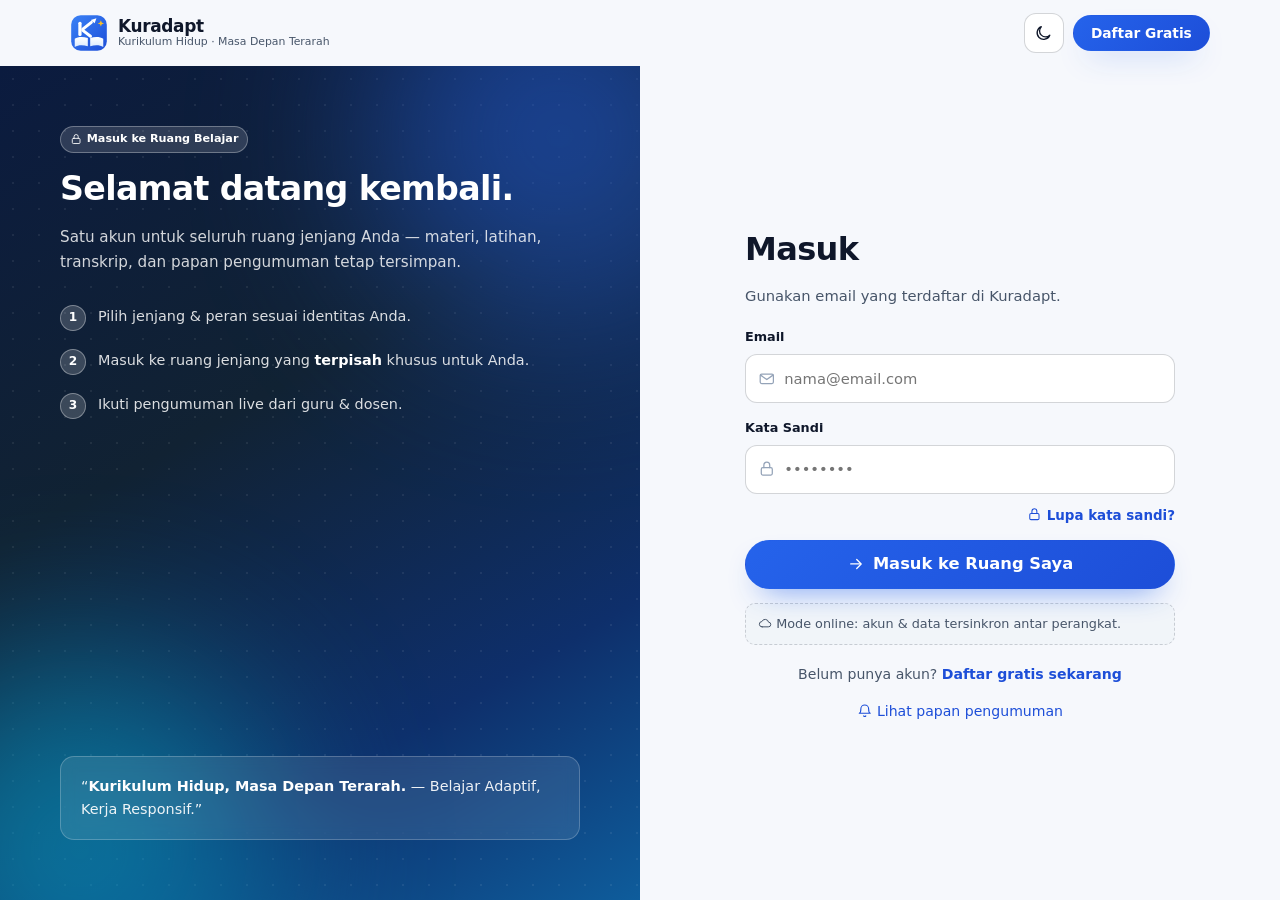
<file: index.html>
<!DOCTYPE html>
<html lang="id" data-theme="light">

<head>
  <meta charset="UTF-8">
  <meta name="viewport" content="width=device-width, initial-scale=1.0">
  <meta http-equiv="Content-Security-Policy"
    content="default-src 'self' data: blob:; script-src 'self'; style-src 'self' 'unsafe-inline' https://fonts.googleapis.com; font-src 'self' data: https://fonts.gstatic.com; img-src 'self' data: blob:; connect-src 'self' https://*.supabase.co wss://*.supabase.co https://script.google.com https://script.googleusercontent.com; manifest-src 'self'; media-src 'self'; object-src 'none'; base-uri 'self'; frame-ancestors 'none'; form-action 'self'">
  <meta name="description"
    content="Kuradapt — Kurikulum Pendamping lintas jenjang SD hingga Kuliah. Papan pengumuman live, materi, latihan, transkrip nilai nyata, dan dokumen digital. Diperbarui tiap bulan.">
  <title>Kuradapt — Kurikulum Hidup, Masa Depan Terarah</title>
  <link rel="icon"
    href="data:image/svg+xml,%3Csvg xmlns='http://www.w3.org/2000/svg' viewBox='0 0 100 100'%3E%3Crect width='100' height='100' rx='22' fill='%232563eb'/%3E%3Cpath d='M14 64c8-5 20-6 32-1.5v22C34 80 22 81 14 86z' fill='%23ffffff'/%3E%3Cpath d='M86 64c-8-5-20-6-32-1.5v22c14-4.5 26-3.5 32 1.5z' fill='%23ffffff'/%3E%3Crect x='24' y='18' width='8' height='36' rx='4' fill='%23ffffff'/%3E%3Cpath d='M36 40 56 55' stroke='%23ffffff' stroke-width='8' stroke-linecap='round'/%3E%3Cpath d='M36 37 58 19' stroke='%23ffffff' stroke-width='8' stroke-linecap='round'/%3E%3Cpath d='M70 8 54 12l9 10z' fill='%23ffffff'/%3E%3Cpath d='M80 24l2.6 6.4 6.4 2.6-6.4 2.6-2.6 6.4-2.6-6.4-6.4-2.6 6.4-2.6z' fill='%23fbbf24'/%3E%3C/svg%3E">
  <meta name="theme-color" content="#f6f8fc">
  <meta name="author" content="DAFFTECH — https://daffaull18.github.io/dafftech-v2/">
  <meta name="copyright" content="© 2026 DAFFTECH — All Rights Reserved">
  <meta property="og:title" content="Kuradapt — Kurikulum Hidup, Masa Depan Terarah">
  <meta property="og:type" content="website">
  <meta property="og:site_name" content="Kuradapt by DAFFTECH">
  <link rel="preconnect" href="https://fonts.googleapis.com">
  <link rel="preconnect" href="https://fonts.gstatic.com" crossorigin>
  <link
    href="https://fonts.googleapis.com/css2?family=Sora:wght@600;700;800&family=Plus+Jakarta+Sans:wght@400;500;600;700;800&display=swap"
    rel="stylesheet">
  <link rel="manifest" href="manifest.webmanifest">
  <link rel="apple-touch-icon" href="icons/icon-192.png">
  <link rel="stylesheet" href="styles.css">
  <script src="boot.js"></script>
</head>

<body>

  <script src="boot-route.js"></script>

  <svg style="position:absolute;width:0;height:0;overflow:hidden" aria-hidden="true" focusable="false">
    <defs>
      <linearGradient id="kuradaptGrad" x1="0" y1="0" x2="1" y2="1">
        <stop offset="0" stop-color="#3b82f6" />
        <stop offset="1" stop-color="#1d4ed8" />
      </linearGradient>
      <linearGradient id="kuradaptPage" x1="0" y1="0" x2="0" y2="1">
        <stop offset="0" stop-color="#ffffff" />
        <stop offset="1" stop-color="#dbeafe" />
      </linearGradient>
    </defs>

    <!-- ===== LOGO KURADAPT: buku terbuka + K panah tumbuh + spark ===== -->
    <symbol id="logo-kuradapt" viewBox="0 0 64 64">
      <rect x="2" y="2" width="60" height="60" rx="16" fill="url(#kuradaptGrad)" />
      <path d="M8 41.5c5.5-3.2 13.5-3.8 22-1v14c-8.5-2.8-16.5-2.2-22 1z" fill="url(#kuradaptPage)" />
      <path d="M56 41.5c-5.5-3.2-13.5-3.8-22-1v14c8.5-2.8 16.5-2.2 22 1z" fill="url(#kuradaptPage)" />
      <path d="M32 40.5v14" stroke="#1d4ed8" stroke-width="1.6" stroke-linecap="round" fill="none" opacity=".55" />
      <rect x="14" y="13" width="5.5" height="24" rx="2.6" fill="#ffffff" />
      <path d="M21.5 27.5 34.5 37.5" stroke="#ffffff" stroke-width="5" stroke-linecap="round" fill="none" />
      <path d="M21.5 25.5 36 14" stroke="#ffffff" stroke-width="5" stroke-linecap="round" fill="none" />
      <path d="M44.5 7 35 10l6.5 5.5z" fill="#ffffff" />
      <path d="M52 10.5l1.5 3.8 3.8 1.5-3.8 1.5-1.5 3.8-1.5-3.8-3.8-1.5 3.8-1.5z" fill="#fbbf24" />
    </symbol>

    <symbol id="i-spark" viewBox="0 0 24 24">
      <path d="M12 3l1.9 5.1L19 10l-5.1 1.9L12 17l-1.9-5.1L5 10l5.1-1.9L12 3z" />
      <path d="M19 16l.8 2.2L22 19l-2.2.8L19 22l-.8-2.2L16 19l2.2-.8L19 16z" />
    </symbol>
    <symbol id="i-cap" viewBox="0 0 24 24">
      <path d="M2 9l10-5 10 5-10 5L2 9z" />
      <path d="M6 11.5V16c0 1.5 2.7 3 6 3s6-1.5 6-3v-4.5" />
      <path d="M22 9v5" />
    </symbol>
    <symbol id="i-target" viewBox="0 0 24 24">
      <circle cx="12" cy="12" r="9" />
      <circle cx="12" cy="12" r="5" />
      <circle cx="12" cy="12" r="1.4" />
    </symbol>
    <symbol id="i-check" viewBox="0 0 24 24">
      <path d="M4 12.5l5 5L20 6.5" />
    </symbol>
    <symbol id="i-clip" viewBox="0 0 24 24">
      <rect x="5" y="4" width="14" height="17" rx="2" />
      <path d="M9 4V3h6v1" />
      <path d="M8.5 10h7M8.5 14h7M8.5 18h4" />
    </symbol>
    <symbol id="i-rocket" viewBox="0 0 24 24">
      <path d="M12 2c3.5 2 5.5 5.5 5.5 9.5L14 15h-4L6.5 11.5C6.5 7.5 8.5 4 12 2z" />
      <circle cx="12" cy="10" r="2" />
      <path d="M9.5 15.5L7 21l3-1.5M14.5 15.5L17 21l-3-1.5" />
    </symbol>
    <symbol id="i-sprout" viewBox="0 0 24 24">
      <path d="M12 21v-8" />
      <path d="M12 13C12 9 9 6.5 5 6.5c0 4 3 6.5 7 6.5z" />
      <path d="M12 13c0-3.5 2.5-6 6-6 0 3.5-2.5 6-6 6z" />
    </symbol>
    <symbol id="i-scroll" viewBox="0 0 24 24">
      <path d="M6 4h11a2 2 0 012 2v13a2 2 0 002 2H8a2 2 0 01-2-2V4z" />
      <path d="M6 4a2 2 0 00-2 2v2h2" />
      <path d="M9.5 9h6M9.5 13h6M9.5 17h4" />
    </symbol>
    <symbol id="i-trend" viewBox="0 0 24 24">
      <path d="M3 17l6-6 4 4 8-8" />
      <path d="M15 7h6v6" />
    </symbol>
    <symbol id="i-chart" viewBox="0 0 24 24">
      <path d="M4 20V10M10 20V4M16 20v-7M22 20H2" />
    </symbol>
    <symbol id="i-chartdown" viewBox="0 0 24 24">
      <path d="M3 7l6 6 4-4 8 8" />
      <path d="M15 17h6v-6" />
    </symbol>
    <symbol id="i-users" viewBox="0 0 24 24">
      <circle cx="9" cy="8" r="3.5" />
      <path d="M2.5 20c0-3.6 2.9-6 6.5-6s6.5 2.4 6.5 6" />
      <path d="M16 5.2a3.5 3.5 0 010 6.6M18 14.5c2.1.9 3.5 2.9 3.5 5.5" />
    </symbol>
    <symbol id="i-trophy" viewBox="0 0 24 24">
      <path d="M7 4h10v6a5 5 0 01-10 0V4z" />
      <path d="M7 6H4.5A2.5 2.5 0 007 11M17 6h2.5A2.5 2.5 0 0117 11" />
      <path d="M12 15v3M8.5 21h7l-.7-3h-5.6L8.5 21z" />
    </symbol>
    <symbol id="i-file" viewBox="0 0 24 24">
      <path d="M6 3h8l4 4v14H6V3z" />
      <path d="M14 3v4h4" />
      <path d="M9 12h6M9 16h6" />
    </symbol>
    <symbol id="i-folder" viewBox="0 0 24 24">
      <path d="M3 6a1 1 0 011-1h5l2 2.5h8a1 1 0 011 1V19H3V6z" />
    </symbol>
    <symbol id="i-hand" viewBox="0 0 24 24">
      <path d="M8 11V5.5a1.5 1.5 0 013 0V11" />
      <path d="M11 10.5V4.5a1.5 1.5 0 013 0V11" />
      <path d="M14 11V6.5a1.5 1.5 0 013 0V14c0 4-2.5 7-6.5 7S4 18 4 14v-2.5a1.5 1.5 0 013 0" />
    </symbol>
    <symbol id="i-user" viewBox="0 0 24 24">
      <circle cx="12" cy="8" r="4" />
      <path d="M4.5 20.5c0-4.1 3.4-7 7.5-7s7.5 2.9 7.5 7" />
    </symbol>
    <symbol id="i-bolt" viewBox="0 0 24 24">
      <path d="M13 2L4.5 13.5H11L9.5 22 19 10h-6.5L13 2z" />
    </symbol>
    <symbol id="i-warn" viewBox="0 0 24 24">
      <path d="M12 3L2 20h20L12 3z" />
      <path d="M12 9v5M12 17.2v.1" />
    </symbol>
    <symbol id="i-link" viewBox="0 0 24 24">
      <path d="M10 13a4.5 4.5 0 006.4 0l3-3a4.5 4.5 0 00-6.4-6.4l-1.5 1.5" />
      <path d="M14 11a4.5 4.5 0 00-6.4 0l-3 3a4.5 4.5 0 006.4 6.4l1.5-1.5" />
    </symbol>
    <symbol id="i-flag" viewBox="0 0 24 24">
      <path d="M5 21V4" />
      <path d="M5 4h13l-2.5 4.5L18 13H5" />
    </symbol>
    <symbol id="i-pen" viewBox="0 0 24 24">
      <path d="M4 20l1.2-4.2L16.5 4.5a2.1 2.1 0 013 3L8.2 18.8 4 20z" />
      <path d="M14.5 6.5l3 3" />
    </symbol>
    <symbol id="i-unlock" viewBox="0 0 24 24">
      <rect x="4.5" y="10.5" width="15" height="10" rx="2" />
      <path d="M8 10.5V7a4 4 0 017.5-2" />
    </symbol>
    <symbol id="i-lock" viewBox="0 0 24 24">
      <rect x="4.5" y="10.5" width="15" height="10" rx="2" />
      <path d="M8 10.5V7a4 4 0 018 0v3.5" />
    </symbol>
    <symbol id="i-cloud" viewBox="0 0 24 24">
      <path d="M7 18.5a4.5 4.5 0 01-.4-9A6 6 0 0118 10.5a4 4 0 01-.5 8H7z" />
    </symbol>
    <symbol id="i-refresh" viewBox="0 0 24 24">
      <path d="M20 11a8 8 0 10-1.7 6" />
      <path d="M20 5v6h-6" />
    </symbol>
    <symbol id="i-party" viewBox="0 0 24 24">
      <path d="M3 21l5.5-14L17 13 3 21z" />
      <path
        d="M14 3.5l.7 1.9 1.9.7-1.9.7-.7 1.9-.7-1.9-1.9-.7 1.9-.7.7-1.9zM19 9l.6 1.5L21 11l-1.4.6L19 13l-.6-1.4L17 11l1.4-.5L19 9z" />
      <path d="M9.5 8.5L11 7" />
    </symbol>
    <symbol id="i-brain" viewBox="0 0 24 24">
      <path d="M12 5a3 3 0 00-5.6-1.5A2.8 2.8 0 004.5 8a3 3 0 00.5 5.5A3 3 0 008 18.5a3 3 0 004-1V5z" />
      <path d="M12 5a3 3 0 015.6-1.5A2.8 2.8 0 0119.5 8a3 3 0 01-.5 5.5A3 3 0 0116 18.5a3 3 0 01-4-1" />
    </symbol>
    <symbol id="i-books" viewBox="0 0 24 24">
      <path d="M4 5.5A2.5 2.5 0 016.5 3H11v16H6.5A2.5 2.5 0 004 21.5v-16z" />
      <path d="M20 5.5A2.5 2.5 0 0017.5 3H13v16h4.5a2.5 2.5 0 012.5 2.5v-16z" />
    </symbol>
    <symbol id="i-print" viewBox="0 0 24 24">
      <path d="M7 8V3h10v5" />
      <rect x="3.5" y="8" width="17" height="8" rx="2" />
      <path d="M7 14h10v7H7v-7z" />
    </symbol>
    <symbol id="i-compass" viewBox="0 0 24 24">
      <circle cx="12" cy="12" r="9" />
      <path d="M15.5 8.5l-2 5-5 2 2-5 5-2z" />
    </symbol>
    <symbol id="i-puzzle" viewBox="0 0 24 24">
      <path
        d="M9.5 4h5v2.5a2 2 0 110 4V11h2.5a2 2 0 110 4H14.5v2.5a2 2 0 11-4 0V15H8a2 2 0 110-4h2.5V8a2 2 0 110-4h-.999z"
        transform="translate(0 1)" />
    </symbol>
    <symbol id="i-game" viewBox="0 0 24 24">
      <rect x="2.5" y="7.5" width="19" height="10" rx="5" />
      <path d="M7 10.5v4M5 12.5h4" />
      <circle cx="16" cy="11.5" r="1" />
      <circle cx="18.5" cy="14" r="1" />
    </symbol>
    <symbol id="i-gear" viewBox="0 0 24 24">
      <circle cx="12" cy="12" r="3" />
      <path
        d="M12 2.8l1.2 2.3 2.5-.6.6 2.5 2.3 1.2-1.4 2.1 1.4 2.1-2.3 1.2-.6 2.5-2.5-.6L12 21.2l-1.2-2.3-2.5.6-.6-2.5-2.3-1.2 1.4-2.1-1.4-2.1 2.3-1.2.6-2.5 2.5.6L12 2.8z" />
    </symbol>
    <symbol id="i-search" viewBox="0 0 24 24">
      <circle cx="10.5" cy="10.5" r="6.5" />
      <path d="M15.5 15.5L21 21" />
    </symbol>
    <symbol id="i-shuffle" viewBox="0 0 24 24">
      <path d="M3 6h3.5c5 0 6 12 11 12H21" />
      <path d="M3 18h3.5c2.3 0 3.7-2.4 5-5 1.3-2.6 2.7-5 5-5H21" />
      <path d="M18.5 3.5L21 6l-2.5 2.5M18.5 15.5L21 18l-2.5 2.5" />
    </symbol>
    <symbol id="i-balance" viewBox="0 0 24 24">
      <path d="M12 4v16M6 20h12M4 8h16M4 8l-2.5 6h5L4 8zM20 8l-2.5 6h5L20 8z" />
      <path d="M12 4l-1.5-1h3L12 4z" />
    </symbol>
    <symbol id="i-star" viewBox="0 0 24 24">
      <path d="M12 3l2.7 5.8 6.3.8-4.7 4.3 1.3 6.3L12 17.2 6.4 20.2l1.3-6.3L3 9.6l6.3-.8L12 3z" />
    </symbol>
    <symbol id="i-fire" viewBox="0 0 24 24">
      <path
        d="M12 22c4 0 6.5-2.7 6.5-6.3 0-4.7-4.5-6-5.4-11.7-2.4 1.4-4.6 4.3-4.6 7.2 0 1.5.6 2.6.6 3.4 0 1-.7 1.7-1.6 1.7-1.1 0-1.8-.9-1.8-2.3 0-2.4 1.6-3.6 1.6-3.6-.4 2.7 1.4 4.4 1.4 4.4-1.2.3-1.9 1.4-1.9 2.7C6.8 19.4 9 22 12 22z" />
    </symbol>
    <symbol id="i-question" viewBox="0 0 24 24">
      <circle cx="12" cy="12" r="9" />
      <path d="M9.2 9.2A3 3 0 1112 13v1.5" />
      <path d="M12 17.5v.1" />
    </symbol>
    <symbol id="i-signal" viewBox="0 0 24 24">
      <path d="M4 20h3v-4H4v4zM10.5 20h3v-8h-3v8zM17 20h3V8h-3v12z" opacity=".9" />
      <path d="M3 3l18 18" stroke-width="1.7" />
    </symbol>
    <symbol id="i-drop" viewBox="0 0 24 24">
      <path d="M12 3s6 6.3 6 10.5A6 6 0 016 13.5C6 9.3 12 3 12 3z" />
    </symbol>
    <symbol id="i-toolbox" viewBox="0 0 24 24">
      <rect x="3" y="8" width="18" height="12" rx="2" />
      <path d="M8.5 8V6a2 2 0 012-2h3a2 2 0 012 2v2M3 13h18" />
    </symbol>
    <symbol id="i-school" viewBox="0 0 24 24">
      <path d="M12 3l10 5H2L12 3z" />
      <path d="M5 10v9h14v-9" />
      <path d="M9.5 19v-4.5h5V19" />
      <path d="M12 3v5" />
    </symbol>
    <symbol id="i-pin" viewBox="0 0 24 24">
      <path d="M9 3h6l-1 6 4 4H6l4-4-1-6z" />
      <path d="M12 13v8" />
    </symbol>
    <symbol id="i-muscle" viewBox="0 0 24 24">
      <path d="M4 9c3-3 7-3 9 0 1.5 2.2 3 2 5 1 0 4-1.5 7-5 9-4 2.5-8 .5-9-3-2-1.5-2.5-4.5-1-7z" />
      <path d="M9 9.5c1.5-1.5 3.5-1.5 5 0" />
    </symbol>
    <symbol id="i-broom" viewBox="0 0 24 24">
      <path d="M14 3l-8 8" />
      <path d="M6 11l7 7" />
      <path d="M4 21l3-7 6 6-7 3-2-2z" />
    </symbol>
    <symbol id="i-repeat" viewBox="0 0 24 24">
      <path d="M4 9a7 7 0 0112-4l2 2" />
      <path d="M18 3v4h-4" />
      <path d="M20 15a7 7 0 01-12 4l-2-2" />
      <path d="M6 21v-4h4" />
    </symbol>
    <symbol id="i-medal" viewBox="0 0 24 24">
      <circle cx="12" cy="14.5" r="5.5" />
      <path d="M9 9.5L6.5 3h11L15 9.5" />
      <path d="M12 12l1 2.2 2.2.3-1.6 1.6.4 2.2-2-1.1-2 1.1.4-2.2-1.6-1.6 2.2-.3L12 12z" />
    </symbol>
    <symbol id="i-stetho" viewBox="0 0 24 24">
      <path d="M6 3v5a4 4 0 008 0V3" />
      <path d="M4 3h3M13 3h3" />
      <path d="M10 12v3a5 5 0 0010 0v-1" />
      <circle cx="20" cy="11.5" r="2" />
    </symbol>
    <symbol id="i-mail" viewBox="0 0 24 24">
      <rect x="3" y="5.5" width="18" height="13" rx="2" />
      <path d="M3.5 7l8.5 6 8.5-6" />
    </symbol>
    <symbol id="i-building" viewBox="0 0 24 24">
      <path d="M4 21V5l8-2v18" />
      <path d="M12 21V9l7 2v10" />
      <path d="M7 8h2M7 12h2M7 16h2M15 13h1.5M15 17h1.5" />
      <path d="M2.5 21h19" />
    </symbol>
    <symbol id="i-calendar" viewBox="0 0 24 24">
      <rect x="3.5" y="5" width="17" height="16" rx="2" />
      <path d="M3.5 10h17M8 3v4M16 3v4" />
    </symbol>
    <symbol id="i-calc" viewBox="0 0 24 24">
      <rect x="5" y="3" width="14" height="18" rx="2" />
      <path d="M8 7h8" />
      <path d="M8.5 12h.1M12 12h.1M15.5 12h.1M8.5 16h.1M12 16h.1M15.5 16h.1" />
    </symbol>
    <symbol id="i-inbox" viewBox="0 0 24 24">
      <path d="M3.5 13.5L6 5h12l2.5 8.5v5a2 2 0 01-2 2h-13a2 2 0 01-2-2v-5z" />
      <path d="M3.5 13.5H8l1.5 2.5h5l1.5-2.5h4.5" />
    </symbol>
    <symbol id="i-desk" viewBox="0 0 24 24">
      <path d="M3 6h18v9H3V6z" />
      <path d="M6 15v5M18 15v5M3 11h18" />
    </symbol>
    <symbol id="i-eye" viewBox="0 0 24 24">
      <path d="M2.5 12S6 5.5 12 5.5 21.5 12 21.5 12 18 18.5 12 18.5 2.5 12 2.5 12z" />
      <circle cx="12" cy="12" r="3" />
    </symbol>
    <symbol id="i-x" viewBox="0 0 24 24">
      <path d="M6 6l12 12M18 6L6 18" />
    </symbol>
    <symbol id="i-phone" viewBox="0 0 24 24">
      <rect x="6.5" y="2.5" width="11" height="19" rx="2.5" />
      <path d="M10.5 5.5h3" />
      <path d="M18.5 6.5l3-3M19.6 3.4h1.9v1.9" />
      <path d="M12 18.3v.1" />
    </symbol>
    <symbol id="i-download" viewBox="0 0 24 24">
      <path d="M12 3v12" />
      <path d="M7.5 10.5L12 15l4.5-4.5" />
      <path d="M4 19.5h16" />
    </symbol>
    <symbol id="i-play" viewBox="0 0 24 24">
      <path d="M7.5 4.8l11.5 7.2-11.5 7.2V4.8z" />
    </symbol>
    <symbol id="i-receipt" viewBox="0 0 24 24">
      <path d="M5.5 3h13v18l-2.2-1.6L14 21l-2-1.6L10 21l-2.3-1.6L5.5 21V3z" />
      <path d="M8.5 8h7M8.5 12h7M8.5 16h4" />
    </symbol>
    <symbol id="i-moon" viewBox="0 0 24 24">
      <path d="M20.5 14.5A8.5 8.5 0 1 1 9.5 3.5a7 7 0 0 0 11 11z" />
    </symbol>
    <symbol id="i-sun" viewBox="0 0 24 24">
      <circle cx="12" cy="12" r="4" />
      <path
        d="M12 2.5V5M12 19v2.5M2.5 12H5M19 12h2.5M4.9 4.9l1.8 1.8M17.3 17.3l1.8 1.8M19.1 4.9l-1.8 1.8M6.7 17.3l-1.8 1.8" />
    </symbol>
    <symbol id="i-menu" viewBox="0 0 24 24">
      <path d="M4 7h16M4 12h16M4 17h16" />
    </symbol>
    <symbol id="i-bell" viewBox="0 0 24 24">
      <path d="M18 9a6 6 0 1 0-12 0c0 6-2.5 7-2.5 7h17S18 15 18 9z" />
      <path d="M10.3 20a2 2 0 0 0 3.4 0" />
    </symbol>
    <symbol id="i-upload" viewBox="0 0 24 24">
      <path d="M12 16V4" />
      <path d="M7.5 8.5 12 4l4.5 4.5" />
      <path d="M4 16v2.5A2.5 2.5 0 0 0 6.5 21h11a2.5 2.5 0 0 0 2.5-2.5V16" />
    </symbol>
    <symbol id="i-trash" viewBox="0 0 24 24">
      <path d="M4 7h16" />
      <path d="M9 7V5a1.5 1.5 0 0 1 1.5-1.5h3A1.5 1.5 0 0 1 15 5v2" />
      <path d="M6.5 7l.8 12a2 2 0 0 0 2 1.9h5.4a2 2 0 0 0 2-1.9L17.5 7" />
      <path d="M10 11v6M14 11v6" />
    </symbol>
    <symbol id="i-clock" viewBox="0 0 24 24">
      <circle cx="12" cy="12" r="8.5" />
      <path d="M12 7.5V12l3 2" />
    </symbol>
    <symbol id="i-logout" viewBox="0 0 24 24">
      <path d="M14 4h4a2 2 0 0 1 2 2v12a2 2 0 0 1-2 2h-4" />
      <path d="M10 8l-4 4 4 4" />
      <path d="M6 12h10" />
    </symbol>
    <symbol id="i-plus" viewBox="0 0 24 24">
      <path d="M12 5v14M5 12h14" />
    </symbol>
    <symbol id="i-arrow" viewBox="0 0 24 24">
      <path d="M5 12h13" />
      <path d="M13 6l6 6-6 6" />
    </symbol>
    <symbol id="i-shield" viewBox="0 0 24 24">
      <path d="M12 3l7 3v5.5c0 4.4-3 8.2-7 9.5-4-1.3-7-5.1-7-9.5V6l7-3z" />
      <path d="M9 12l2 2 4-4" />
    </symbol>
  </svg>

  <!-- dekorasi latar -->
  <div id="bgDeco" aria-hidden="true">
    <span class="orb o1"></span>
    <span class="orb o2"></span>
    <span class="orb o3"></span>
  </div>

  <!-- ============ TOPBAR ============ -->
  <header id="topbar">
    <div class="wrap tb-in">
      <a href="#/beranda" class="brand" aria-label="Kuradapt beranda">
        <span class="mark"><svg class="logo-i">
            <use href="#logo-kuradapt"></use>
          </svg></span>
        <span class="txt"><b>Kuradapt</b><small>Kurikulum Hidup · Masa Depan Terarah</small></span>
      </a>

      <nav class="tb-nav" id="tbNav">
        <a href="#/beranda" data-nav="beranda">Beranda</a>
        <a href="#/pengumuman" data-nav="pengumuman">Pengumuman</a>
        <a href="#/beranda" data-scroll="jenjang">4 Jenjang</a>
        <a href="#/beranda" data-scroll="fitur">Fitur</a>
      </nav>

      <div class="tb-act">
        <button class="icon-btn" id="btnNotif" aria-label="Pusat pemberitahuan" title="Pemberitahuan (soal, dokumen, nilai)" style="display:none">
          <svg class="i">
            <use href="#i-bell"></use>
          </svg>
          <span class="notif-badge" id="notifJml" hidden>0</span>
        </button>
        <button class="icon-btn" id="btnTheme" aria-label="Ganti tema terang/night" title="Tema terang / night">
          <svg class="i" id="themeIcon">
            <use href="#i-moon"></use>
          </svg>
        </button>
        <div id="userChip"></div>
        <button class="btn btn-ghost hide-sm" id="btnMasuk">Masuk</button>
        <button class="btn btn-primary hide-sm" id="btnDaftar">Daftar Gratis</button>
        <button class="icon-btn" id="btnMenu" aria-label="Buka menu" aria-expanded="false">
          <svg class="i">
            <use href="#i-menu"></use>
          </svg>
        </button>
        <div id="notifPanel" class="notif-panel" hidden></div>
      </div>
    </div>
  </header>

  <!-- ============ MENU MOBILE ============ -->
  <div id="mobileMenu">
    <div class="mm-links">
      <a href="#/beranda" data-nav="beranda"><svg class="i">
          <use href="#i-school"></use>
        </svg> Beranda</a>
      <a href="#/pengumuman" data-nav="pengumuman"><svg class="i">
          <use href="#i-bell"></use>
        </svg> Papan Pengumuman</a>
      <a href="#/beranda" data-scroll="jenjang"><svg class="i">
          <use href="#i-cap"></use>
        </svg> Empat Pilar Jenjang</a>
      <a href="#/beranda" data-scroll="fitur"><svg class="i">
          <use href="#i-bolt"></use>
        </svg> Fitur Unggulan</a>
      <a href="#/pilih" data-auth="1"><svg class="i">
          <use href="#i-compass"></use>
        </svg> Ruang Jenjang Saya</a>
      <a href="#/perpustakaan"><svg class="i">
          <use href="#i-books"></use>
        </svg> Perpustakaan Digital</a>
      <a href="#/kurikulum"><svg class="i">
          <use href="#i-scroll"></use>
        </svg> Sistem Kurikulum</a>
      <a href="#/industri"><svg class="i">
          <use href="#i-building"></use>
        </svg> Koneksi Dunia Industri</a>
    </div>
    <div class="mm-act" id="mmAct">
      <button class="btn btn-ghost" id="btnMasuk2">Masuk</button>
      <button class="btn btn-primary" id="btnDaftar2">Daftar Gratis</button>
    </div>
  </div>

  <!-- ============ KONTEN ============ -->
  <!-- Isi awal = layar siap. Diganti router begitu app.js selesai memuat,
       supaya area konten tidak pernah kosong saat refresh. -->
  <main id="view">
    <div class="boot">
      <span class="boot-mark"><svg class="logo-i">
          <use href="#logo-kuradapt"></use>
        </svg></span>
      <span class="boot-txt">Menyiapkan Kuradapt…</span>
    </div>
  </main>

  <!-- ============ MODAL & TOAST ============ -->
  <div id="modal" role="dialog" aria-modal="true">
    <div class="modal-box" id="modalBox"></div>
  </div>
  <div id="toastBox" aria-live="polite"></div>

  <script src="config.js"></script>
  <script src="data-sd.js"></script>
  <script src="data-smp.js"></script>
  <script src="data-sma.js"></script>
  <script src="data-smk.js"></script>
  <script src="data-kuliah.js"></script>
  <script src="data-wilayah.js"></script>
  <script src="app.js"></script>
</body>

</html>
</file>
<file: styles.css>
/* ============================================================
   KURADAPT — Design System v2
   "Kurikulum Hidup, Masa Depan Terarah."
   Tema: Light (Ocean Blue) & Night (dark) — ganti via [data-theme]
   ============================================================ */

:root {
  --bg: #f6f8fc;
  --bg2: #eef2f9;
  --surface: #ffffff;
  --surface2: #f1f5f9;
  --line: rgba(15, 23, 42, .10);
  --line2: rgba(15, 23, 42, .18);
  --text: #0f172a;
  --muted: #475569;
  --muted2: #94a3b8;
  --brand: #1d4ed8;
  --brand2: #2563eb;
  --brand-ink: #ffffff;
  --brand-soft: rgba(29, 78, 216, .10);
  --cyan: #0284c7;
  --green: #059669;
  --violet: #4f46e5;
  --amber: #f59e0b;
  --red: #dc2626;
  --grad: linear-gradient(135deg, #2563eb, #1d4ed8);
  --grad-hero:
    radial-gradient(1100px 480px at 12% -12%, rgba(37, 99, 235, .16), transparent 62%),
    radial-gradient(900px 420px at 92% 6%, rgba(2, 132, 199, .14), transparent 60%),
    radial-gradient(700px 380px at 50% 110%, rgba(79, 70, 229, .10), transparent 65%);
  --shadow: 0 18px 44px -26px rgba(15, 23, 42, .45);
  --shadow-lg: 0 34px 80px -44px rgba(15, 23, 42, .6);
  --r: 14px;
  --r-sm: 10px;
  --font: 'Plus Jakarta Sans', 'Segoe UI', system-ui, -apple-system, Roboto, Arial, sans-serif;
  --font-display: 'Sora', 'Plus Jakarta Sans', 'Segoe UI', system-ui, sans-serif;
  --top-h: 66px;
}

[data-theme="dark"] {
  --bg: #0a1020;
  --bg2: #0d1526;
  --surface: #111a30;
  --surface2: #17203a;
  --line: rgba(148, 163, 184, .16);
  --line2: rgba(148, 163, 184, .32);
  --text: #e7edf9;
  --muted: #a3b2c9;
  --muted2: #728299;
  --brand: #60a5fa;
  --brand2: #3b82f6;
  --brand-ink: #08111f;
  --brand-soft: rgba(96, 165, 250, .14);
  --cyan: #38bdf8;
  --green: #34d399;
  --violet: #a5b4fc;
  --amber: #fbbf24;
  --red: #f87171;
  --grad: linear-gradient(135deg, #60a5fa, #3b82f6);
  --grad-hero:
    radial-gradient(1100px 480px at 12% -12%, rgba(59, 130, 246, .22), transparent 62%),
    radial-gradient(900px 420px at 92% 6%, rgba(56, 189, 248, .16), transparent 60%),
    radial-gradient(700px 380px at 50% 110%, rgba(129, 140, 248, .16), transparent 65%);
  --shadow: 0 18px 44px -26px rgba(0, 0, 0, .8);
  --shadow-lg: 0 34px 80px -40px rgba(0, 0, 0, .9);
}

* { box-sizing: border-box; }

html { scroll-behavior: smooth; }

body {
  margin: 0;
  font-family: var(--font);
  background: var(--bg);
  color: var(--text);
  line-height: 1.6;
  -webkit-font-smoothing: antialiased;
  /* Transisi color/background dihapus: membuat teks macet di warna lama
     (gelap di atas latar night) sehingga nyaris tak terlihat. */
}

h1, h2, h3, h4 { font-family: var(--font-display); line-height: 1.2; margin: 0 0 .5em; letter-spacing: -.02em; }
p { margin: 0 0 1em; }
a { color: var(--brand); text-decoration: none; }
img, svg { max-width: 100%; }
button { font-family: inherit; }
::selection { background: var(--brand-soft); }

.wrap { width: min(1140px, 92vw); margin-inline: auto; }

/* ---------- ikon ---------- */
.i { width: 1.1em; height: 1.1em; display: inline-block; vertical-align: -.16em; flex: none; fill: none; stroke: currentColor; stroke-width: 1.7; stroke-linecap: round; stroke-linejoin: round; }
.logo-i { display: block; width: 100%; height: 100%; }

/* ---------- tombol ---------- */
.btn {
  display: inline-flex; align-items: center; gap: .5em; justify-content: center;
  border: 1px solid transparent; border-radius: 999px; cursor: pointer;
  font-weight: 700; font-size: .93rem; padding: .72em 1.5em; line-height: 1.2;
  transition: transform .18s ease, box-shadow .22s ease, background .22s ease, color .22s ease, border-color .22s ease;
  white-space: nowrap; text-align: center;
}
.btn:active { transform: translateY(1px) scale(.99); }
.btn-primary { background: var(--grad); color: var(--brand-ink); box-shadow: 0 14px 30px -16px rgba(37, 99, 235, .85); }
.btn-primary:hover { box-shadow: 0 18px 34px -14px rgba(37, 99, 235, .95); transform: translateY(-2px); }
.btn-ghost { background: transparent; color: var(--text); border-color: var(--line2); }
.btn-ghost:hover { border-color: var(--brand); color: var(--brand); background: var(--brand-soft); }
.btn-soft { background: var(--brand-soft); color: var(--brand); }
.btn-soft:hover { background: var(--brand); color: var(--brand-ink); }
.btn-danger { background: rgba(220, 38, 38, .10); color: var(--red); border-color: rgba(220, 38, 38, .3); }
.btn-sm { font-size: .82rem; padding: .55em 1.15em; }
.btn-lg { font-size: 1.02rem; padding: .85em 2em; }
.btn-block { width: 100%; }
.btn:disabled { opacity: .55; cursor: not-allowed; transform: none; }

.icon-btn {
  display: grid; place-items: center; width: 40px; height: 40px; flex: none;
  border-radius: 12px; border: 1px solid var(--line2); background: var(--surface);
  color: var(--text); cursor: pointer; transition: .2s ease; font-size: 1.05rem;
}
.icon-btn:hover { border-color: var(--brand); color: var(--brand); background: var(--brand-soft); transform: translateY(-1px); }

/* ---------- lonceng & panel pemberitahuan ---------- */
#btnNotif { position: relative; }
.notif-badge[hidden] { display: none; } /* aturan display di bawah tak boleh menimpa atribut hidden */
.notif-badge {
  position: absolute; top: -5px; right: -5px; min-width: 18px; height: 18px;
  padding: 0 5px; border-radius: 999px; background: var(--red, #ef4444); color: #fff;
  font-size: .64rem; font-weight: 800; display: grid; place-items: center;
  border: 2px solid var(--surface); line-height: 1;
}
.notif-panel {
  position: absolute; top: calc(100% + 10px); right: 0; width: min(370px, calc(100vw - 24px));
  background: var(--surface); border: 1px solid var(--line); border-radius: var(--r);
  box-shadow: 0 18px 44px rgba(15, 23, 42, .22); z-index: 60; overflow: hidden;
  max-height: min(70vh, 520px); display: flex; flex-direction: column;
}
.notif-panel[hidden] { display: none; }
.np-head {
  display: flex; align-items: center; justify-content: space-between; gap: 8px;
  padding: 12px 14px; border-bottom: 1px solid var(--line); font-size: .92rem;
}
.np-link {
  background: none; border: none; color: var(--brand); font-size: .78rem; font-weight: 700;
  cursor: pointer; display: inline-flex; align-items: center; gap: .35em; padding: 0;
}
.np-item {
  display: flex; gap: 10px; align-items: flex-start; width: 100%; text-align: left;
  padding: 11px 14px; background: none; border: none; border-bottom: 1px solid var(--line2);
  cursor: pointer; transition: .15s ease; color: var(--text); font: inherit;
}
.np-item:hover { background: var(--brand-soft); }
.np-item.baru { background: rgba(37, 99, 235, .05); }
.np-ico { flex: none; width: 30px; height: 30px; display: grid; place-items: center; border-radius: 9px; background: var(--brand-soft); color: var(--brand); }
.np-txt { min-width: 0; }
.np-txt b { display: block; font-size: .86rem; }
.np-txt small { color: var(--muted2); font-size: .72rem; }
.np-txt p { margin: 3px 0 0; font-size: .78rem; color: var(--muted); overflow: hidden; display: -webkit-box; -webkit-line-clamp: 2; -webkit-box-orient: vertical; }
.np-dot { display: inline-block; width: 7px; height: 7px; border-radius: 50%; background: var(--brand); margin: 0 3px 0 0; }
.np-empty { padding: 26px 18px; text-align: center; color: var(--muted); font-size: .85rem; display: grid; gap: 6px; justify-items: center; }
.np-empty b { color: var(--text); }
.np-empty span { font-size: .76rem; }
.np-foot { display: flex; align-items: center; justify-content: space-between; gap: 8px; padding: 11px 14px; border-top: 1px solid var(--line); flex-wrap: wrap; }

/* ---------- halaman profil ---------- */
.profil-page { padding: 34px 0 60px; }
.pf-card {
  background: var(--surface); border: 1px solid var(--line); border-radius: var(--r);
  padding: 24px; box-shadow: var(--shadow);
}
.pf-head { display: flex; gap: 18px; align-items: center; flex-wrap: wrap; }
.pf-av {
  width: 68px; height: 68px; flex: none; border-radius: 50%; display: grid; place-items: center;
  background: var(--brand); color: var(--brand-ink); font-weight: 800; font-size: 1.35rem; letter-spacing: .02em;
}
.pf-id { min-width: 0; flex: 1; }
.pf-id h1 { font-size: 1.5rem; margin: 0 0 3px; }
.pf-id p { margin: 0; color: var(--muted); font-size: .9rem; word-break: break-all; }
.pf-chips { display: flex; flex-wrap: wrap; gap: 7px; margin-top: 9px; }
.pf-act { display: flex; gap: 8px; flex-wrap: wrap; }
.pf-bio { margin-top: 18px; padding: 14px 16px; background: var(--bg, #f8fafc); border: 1px dashed var(--line2); border-radius: 14px; }
.pf-bio b { display: flex; align-items: center; gap: .4em; font-size: .8rem; text-transform: uppercase; letter-spacing: .1em; color: var(--brand); }
.pf-bio p { margin: 7px 0 0; font-size: .93rem; line-height: 1.6; white-space: pre-wrap; }
.pf-muted { color: var(--muted2); font-style: italic; }
.pf-grid { display: grid; grid-template-columns: repeat(auto-fit, minmax(150px, 1fr)); gap: 12px; margin-top: 18px; }
.pf-stat { background: var(--bg, #f8fafc); border: 1px solid var(--line); border-radius: 14px; padding: 14px 16px; display: grid; gap: 3px; }
.pf-stat .lbl { font-size: .74rem; text-transform: uppercase; letter-spacing: .08em; color: var(--muted2); font-weight: 700; }
.pf-stat .val { font-size: 1.5rem; font-weight: 800; color: var(--brand); }
.pf-block { margin-top: 20px; display: grid; gap: 10px; }
.pf-block > b { display: flex; align-items: center; gap: .4em; font-size: .95rem; }
.pf-notif { max-height: 340px; overflow-y: auto; }
.pf-notif .list-item { width: 100%; text-align: left; }
.np-baru { border-left: 3px solid var(--brand); }
.ac-orang { margin-left: auto; cursor: pointer; font-size: .68rem; border: 1px solid var(--line2); background: var(--surface); color: var(--muted); }
.ac-orang:hover { border-color: var(--brand); color: var(--brand); background: var(--brand-soft); }
.sh-mat { background: none; border: none; font: inherit; cursor: pointer; color: inherit; }
.sh-mat:hover b { color: var(--brand); }
.sh-mat span svg { width: 13px; height: 13px; vertical-align: -2px; }

/* ---------- kartu ---------- */
.card {
  background: var(--surface); border: 1px solid var(--line); border-radius: var(--r);
  padding: 20px; box-shadow: var(--shadow);
}
.sec { padding: 72px 0; position: relative; }
.sec-head { max-width: 660px; margin-bottom: 34px; }
.sec-tag {
  display: inline-flex; align-items: center; gap: .45em; font-size: .76rem; font-weight: 800;
  letter-spacing: .14em; text-transform: uppercase; color: var(--brand);
  background: var(--brand-soft); border: 1px solid rgba(37, 99, 235, .25);
  padding: .4em 1em; border-radius: 999px; margin-bottom: 14px;
}
.sec-head h2 { font-size: clamp(1.7rem, 3.4vw, 2.5rem); }

/* ===== Halaman khusus pengumuman (#/pengumuman) — TANPA SCROLL =====
   Halaman dikunci se-halaman layar: body & #view overflow hidden, section
   memaksa tinggi 100%. Daftar kartu mengisi sisa ruang (4 kolom → 2 baris);
   gulir hanya terjadi DI GRID saat layar sangat sempit — bukan halaman. */
body[data-route="pengumuman"] { overflow: hidden; }
body[data-route="pengumuman"] #view {
  height: calc(100vh - var(--top-h));
  overflow: hidden;
}
body[data-route="pengumuman"] .ann-only {
  height: 100%;
  display: flex; flex-direction: column;
  padding: 22px 0 16px;
}
body[data-route="pengumuman"] .ann-only > .wrap {
  flex: 1; min-height: 0;
  display: flex; flex-direction: column;
}
body[data-route="pengumuman"] .ann-only .sec-head { flex: none; margin-bottom: 14px; }
body[data-route="pengumuman"] .ann-only .ann-grid {
  grid-template-columns: repeat(auto-fill, minmax(260px, 1fr));
  /* Baris WAJIB seukuran isi kartu (max-content) — tanpa ini Chrome memampatkan
     baris auto ke bagi-rata tinggi grid → teks & chip tanggal kartu terpotong.
     Bila konten melebihi layar, grid menggulir internal (bukan halaman). */
  grid-auto-rows: max-content;
  flex: 1; min-height: 0;
  align-content: start;
  overflow-y: auto;
  scrollbar-width: thin;
  scrollbar-color: rgba(37, 99, 235, .45) transparent;
}
body[data-route="pengumuman"] .ann-only .ann-grid::-webkit-scrollbar { width: 9px; }
body[data-route="pengumuman"] .ann-only .ann-grid::-webkit-scrollbar-thumb {
  background: rgba(37, 99, 235, .45); border-radius: 99px;
}
body[data-route="pengumuman"] .ann-only .ann-grid::-webkit-scrollbar-track { background: transparent; }
/* Kartu dirapatkan agar8 info muat dalam 2 baris tanpa memotong teks */
body[data-route="pengumuman"] .ann-card { padding: 16px 16px 14px; }
body[data-route="pengumuman"] .ann-card .ac-head { margin-bottom: 8px; }
body[data-route="pengumuman"] .ann-card .ac-av { width: 34px; height: 34px; font-size: .78rem; }
body[data-route="pengumuman"] .ann-card h3 { margin-bottom: 4px; }
body[data-route="pengumuman"] .ann-card p { margin-bottom: 8px; }
/* Layar pendek (laptop 768px dsb.): subjudul disembunyikan — judul + tag
   tetap ada, daftar info tetap muat penuh tanpa scroll */
@media (max-height: 840px) {
  body[data-route="pengumuman"] .ann-only .sec-head p { display: none; }
  body[data-route="pengumuman"] .ann-only { padding-top: 14px; }
  body[data-route="pengumuman"] .ann-only .sec-head { margin-bottom: 10px; }
}
/* Sangat pendek (viewport kecil / browser ber-UI di laptop 768px): tag ikut
   disembunyikan, judul & kartu dirapatkan — 8 info tetap muat penuh */
@media (max-height: 700px) {
  body[data-route="pengumuman"] .ann-only .sec-tag { display: none; }
  body[data-route="pengumuman"] .ann-only { padding-top: 10px; padding-bottom: 8px; }
  body[data-route="pengumuman"] .ann-only .sec-head { margin-bottom: 8px; }
  body[data-route="pengumuman"] .ann-only .sec-head h2 { font-size: 1.5rem; }
  body[data-route="pengumuman"] .ann-only .ann-grid { gap: 12px; }
  body[data-route="pengumuman"] .ann-card { padding: 12px 12px 10px; }
  body[data-route="pengumuman"] .ann-card .ac-av { width: 30px; height: 30px; font-size: .72rem; }
  body[data-route="pengumuman"] .ann-card p { font-size: .82rem; }
}
.sec-head p { color: var(--muted); font-size: 1.02rem; }

/* ---------- topbar ----------
   Latar navbar = latar halaman (var(--bg)), TANPA border & tanpa efek kaca:
   navbar harus terlihat sebagai bagian dari halaman, bukan kartu terpisah
   yang mengambang (menyerupai notifikasi push — saran Abang, 18/11/2026). */
#topbar {
  position: sticky; top: 0; z-index: 60; height: var(--top-h);
  background: var(--bg);
}
.tb-in { height: 100%; display: flex; align-items: center; gap: 18px; }
.brand { display: flex; align-items: center; gap: 10px; min-width: 0; color: inherit; }
.brand .mark { width: 38px; height: 38px; flex: none; }
.brand .txt { display: flex; flex-direction: column; min-width: 0; line-height: 1.15; }
.brand .txt b { font-family: var(--font-display); font-size: 1.06rem; letter-spacing: -.02em; color: var(--text); }
.brand .txt small { font-size: .68rem; color: var(--muted); white-space: nowrap; overflow: hidden; text-overflow: ellipsis; max-width: 240px; }

.tb-in .brand { margin-right: auto; } /* dorong sisa isi ke kanan — tetap bekerja walau nav tersembunyi */
.tb-nav { display: flex; align-items: center; gap: 4px; }
.tb-nav a {
  padding: .5em .95em; border-radius: 999px; font-size: .88rem; font-weight: 600;
  color: var(--muted); white-space: nowrap; transition: .2s ease;
}
.tb-nav a:hover, .tb-nav a.on { color: var(--brand); background: var(--brand-soft); }
/* Landing pengumuman = halaman tersembunyi: nav marketing tidak tampil sama
   sekali — di halaman pengumuman maupun halaman lain (login, daftar, pilih,
   ruang, admin). Halaman jadi bersih: hanya logo, tema, Masuk/Daftar. */
body[data-route] .tb-nav { display: none; }
body[data-route="masuk"] #btnMasuk, body[data-route="daftar"] #btnDaftar,
body[data-route="lupa"] #btnMasuk, body[data-route="lupa"] #btnDaftar { display: none; }
.tb-act { display: flex; align-items: center; gap: 9px; }
.tb-act .btn { padding: .6em 1.25em; font-size: .86rem; }

#btnMenu { display: none; }
#userChip {
  display: none; align-items: center; gap: 8px; padding: .4em .9em .4em .45em;
  background: var(--brand-soft); border: 1px solid var(--line); border-radius: 999px;
  font-size: .82rem; font-weight: 700; color: var(--text); max-width: 190px;
}
#userChip.show { display: flex; }
#userChip .av {
  width: 26px; height: 26px; border-radius: 50%; background: var(--grad); color: #fff;
  display: grid; place-items: center; font-size: .72rem; font-weight: 800; flex: none;
}
#userChip .nm { overflow: hidden; text-overflow: ellipsis; white-space: nowrap; }

/* ---------- menu hamburger ---------- */
#mobileMenu {
  position: fixed; inset: var(--top-h) 0 auto 0; z-index: 55; display: none;
  background: var(--surface); border-bottom: 1px solid var(--line);
  box-shadow: var(--shadow-lg); padding: 14px 4vw 22px;
  animation: slideDown .25s ease;
}
#mobileMenu.open { display: block; }
#mobileMenu .mm-links { display: flex; flex-direction: column; gap: 6px; }
#mobileMenu .mm-links a {
  display: flex; align-items: center; gap: 10px; padding: .8em 1em; border-radius: 12px;
  font-weight: 600; font-size: .95rem; color: var(--text); background: var(--surface2);
  white-space: nowrap; overflow: hidden; text-overflow: ellipsis;
}
#mobileMenu .mm-links a:hover { background: var(--brand-soft); color: var(--brand); }
#mobileMenu .mm-act { display: flex; gap: 10px; margin-top: 14px; }
#mobileMenu .mm-act .btn { flex: 1; }

/* ---------- dekorasi latar ---------- */
#bgDeco { position: fixed; inset: 0; pointer-events: none; z-index: 0; overflow: hidden; }
#bgDeco .orb { position: absolute; border-radius: 50%; filter: blur(70px); opacity: .5; animation: float 14s ease-in-out infinite; }
#bgDeco .o1 { width: 340px; height: 340px; top: -110px; left: -90px; background: rgba(37, 99, 235, .30); }
#bgDeco .o2 { width: 300px; height: 300px; top: 30%; right: -120px; background: rgba(2, 132, 199, .26); animation-delay: -5s; }
#bgDeco .o3 { width: 260px; height: 260px; bottom: -90px; left: 32%; background: rgba(79, 70, 229, .20); animation-delay: -9s; }
[data-theme="dark"] #bgDeco .o1 { background: rgba(59, 130, 246, .22); }
[data-theme="dark"] #bgDeco .o2 { background: rgba(56, 189, 248, .16); }
[data-theme="dark"] #bgDeco .o3 { background: rgba(129, 140, 248, .16); }

main { position: relative; z-index: 1; min-height: calc(100vh - var(--top-h)); }

/* Layar siap (boot) — tampil di #view selama app.js memuat 5 file data,
   agar area konten tidak pernah kosong / memperlihatkan halaman belakang. */
.boot {
  min-height: calc(100vh - var(--top-h));
  display: flex; flex-direction: column; align-items: center; justify-content: center;
  gap: 16px; padding: 40px 20px;
}
.boot-mark {
  width: 64px; height: 64px; border-radius: 20px; display: grid; place-items: center;
  background: var(--brand-soft); border: 1px solid var(--brand-line, var(--brand-soft));
  animation: bootPulse 1.4s ease-in-out infinite;
}
.boot-mark .logo-i { width: 34px; height: 34px; }
.boot-txt { font-size: .92rem; font-weight: 600; color: var(--muted); letter-spacing: .01em; }
@keyframes bootPulse { 0%, 100% { transform: scale(1); opacity: .85; } 50% { transform: scale(1.06); opacity: 1; } }
@media (prefers-reduced-motion: reduce) { .boot-mark { animation: none; } }

@keyframes float { 0%, 100% { transform: translateY(0) } 50% { transform: translateY(-26px) } }
@keyframes slideDown { from { opacity: 0; transform: translateY(-10px) } to { opacity: 1; transform: none } }
@keyframes pop { from { opacity: 0; transform: scale(.94) } to { opacity: 1; transform: none } }
@keyframes rise { from { opacity: 0; transform: translateY(22px) } to { opacity: 1; transform: none } }
@keyframes shimmer { 0% { background-position: -400px 0 } 100% { background-position: 400px 0 } }
@keyframes pulseRing { 0% { box-shadow: 0 0 0 0 rgba(37, 99, 235, .35) } 70% { box-shadow: 0 0 0 14px rgba(37, 99, 235, 0) } 100% { box-shadow: 0 0 0 0 rgba(37, 99, 235, 0) } }
@keyframes liveDot { 0%, 100% { opacity: 1; transform: scale(1) } 50% { opacity: .45; transform: scale(.8) } }

.reveal { opacity: 0; transform: translateY(24px); transition: opacity .7s ease, transform .7s cubic-bezier(.2, .7, .3, 1); }
.reveal.in { opacity: 1; transform: none; }

/* ============================================================
   LANDING — HALAMAN PENGUMUMAN PUBLIK
   ============================================================ */
.hero { position: relative; background: var(--grad-hero); padding: 66px 0 46px; overflow: hidden; }
.hero-in { display: grid; grid-template-columns: 1.15fr .85fr; gap: 40px; align-items: center; }
.hero-badge {
  display: inline-flex; align-items: center; gap: .6em; font-size: .8rem; font-weight: 700;
  background: var(--surface); border: 1px solid var(--line); border-radius: 999px;
  padding: .5em 1.1em; color: var(--muted); box-shadow: var(--shadow); margin-bottom: 18px;
}
.hero-badge .live { width: 9px; height: 9px; border-radius: 50%; background: var(--red); animation: liveDot 1.2s infinite; }
.hero h1 { font-size: clamp(2rem, 4.6vw, 3.4rem); letter-spacing: -.03em; }
.hero h1 em { font-style: normal; background: var(--grad); -webkit-background-clip: text; background-clip: text; color: transparent; }
.hero .lead { font-size: clamp(1rem, 1.5vw, 1.12rem); color: var(--muted); max-width: 560px; }
.hero-cta { display: flex; flex-wrap: wrap; gap: 12px; margin-top: 26px; }
.hero-facts { display: flex; flex-wrap: wrap; gap: 22px; margin-top: 32px; }
.hero-facts .f b { display: block; font-family: var(--font-display); font-size: 1.5rem; color: var(--text); }
.hero-facts .f span { font-size: .8rem; color: var(--muted); }

/* kartu pengumuman melayang di hero */
.hero-visual { position: relative; min-height: 320px; }
.float-card {
  position: absolute; background: var(--surface); border: 1px solid var(--line);
  border-radius: var(--r); padding: 14px 16px; box-shadow: var(--shadow-lg);
  animation: float 7s ease-in-out infinite; width: min(300px, 84%);
}
.float-card h4 { font-size: .9rem; margin-bottom: 4px; }
.float-card p { font-size: .78rem; color: var(--muted); margin: 0; }
.float-card .fc-top { display: flex; align-items: center; gap: 8px; margin-bottom: 8px; }
.float-card .fc-av { width: 30px; height: 30px; border-radius: 50%; background: var(--grad); color: #fff; display: grid; place-items: center; font-size: .74rem; font-weight: 800; }
.float-card .fc-top b { font-size: .8rem; }
.float-card .fc-top small { display: block; font-size: .68rem; color: var(--muted2); }
.fc-1 { top: 6%; left: 0; }
.fc-2 { top: 36%; right: 0; animation-delay: -2.5s; }
.fc-3 { bottom: 2%; left: 8%; animation-delay: -4.5s; }

.chip {
  display: inline-flex; align-items: center; gap: .4em; font-size: .7rem; font-weight: 800;
  padding: .3em .8em; border-radius: 999px; background: var(--surface2);
  border: 1px solid var(--line); color: var(--muted); white-space: nowrap;
}
.chip.brand { background: var(--brand-soft); color: var(--brand); border-color: rgba(37, 99, 235, .3); }
.chip.green { background: rgba(5, 150, 105, .12); color: var(--green); border-color: rgba(5, 150, 105, .3); }
.chip.amber { background: rgba(245, 158, 11, .14); color: #b45309; border-color: rgba(245, 158, 11, .35); }
[data-theme="dark"] .chip.amber { color: var(--amber); }
.chip.red { background: rgba(220, 38, 38, .1); color: var(--red); border-color: rgba(220, 38, 38, .3); }
.chip.violet { background: rgba(79, 70, 229, .12); color: var(--violet); border-color: rgba(79, 70, 229, .3); }
.chip.cyan { background: rgba(2, 132, 199, .12); color: var(--cyan); border-color: rgba(2, 132, 199, .3); }

/* papan pengumuman */
.ann-grid { display: grid; grid-template-columns: repeat(auto-fill, minmax(300px, 1fr)); gap: 18px; }
.ann-card {
  background: var(--surface); border: 1px solid var(--line); border-radius: var(--r);
  padding: 20px; box-shadow: var(--shadow); position: relative; overflow: hidden;
  transition: transform .25s ease, box-shadow .25s ease, border-color .25s ease;
  animation: rise .5s ease both;
}
.ann-card:hover { transform: translateY(-5px); box-shadow: var(--shadow-lg); border-color: rgba(37, 99, 235, .35); }
.ann-card::before { content: ""; position: absolute; inset: 0 auto 0 0; width: 4px; background: var(--grad); }
.ann-card .ac-head { display: flex; align-items: center; gap: 10px; margin-bottom: 10px; }
.ann-card .ac-av { width: 38px; height: 38px; border-radius: 50%; background: var(--grad); color: #fff; display: grid; place-items: center; font-weight: 800; font-size: .84rem; flex: none; }
.ann-card .ac-head .meta { min-width: 0; }
.ann-card .ac-head b { display: block; font-size: .88rem; white-space: nowrap; overflow: hidden; text-overflow: ellipsis; }
.ann-card .ac-head small { font-size: .72rem; color: var(--muted2); }
.ann-card h3 { font-size: 1rem; margin-bottom: 6px; }
.ann-card p { font-size: .86rem; color: var(--muted); margin-bottom: 12px; }
.ann-card .ac-foot { display: flex; align-items: center; gap: 8px; flex-wrap: wrap; }
.ann-card .baru { position: absolute; top: 14px; right: 14px; }

.pillar-grid { display: grid; grid-template-columns: repeat(auto-fit, minmax(230px, 1fr)); gap: 18px; }
.pillar-card {
  background: var(--surface); border: 1px solid var(--line); border-top: 4px solid var(--acc, var(--brand));
  border-radius: var(--r); padding: 22px; box-shadow: var(--shadow); position: relative;
  transition: transform .25s ease, box-shadow .25s ease;
}
.pillar-card:hover { transform: translateY(-6px); box-shadow: var(--shadow-lg); }
.pillar-card .ico {
  width: 48px; height: 48px; border-radius: 14px; display: grid; place-items: center;
  background: color-mix(in srgb, var(--acc, var(--brand)) 14%, transparent);
  color: var(--acc, var(--brand)); font-size: 1.35rem; margin-bottom: 14px;
}
.pillar-card h3 { font-size: 1.08rem; }
.pillar-card p { font-size: .86rem; color: var(--muted); }
.pillar-card .acc-tag { font-size: .72rem; font-weight: 800; letter-spacing: .1em; text-transform: uppercase; color: var(--acc, var(--brand)); }

.cta-band {
  background: var(--grad); border-radius: 22px; padding: clamp(30px, 5vw, 54px);
  color: #fff; text-align: center; box-shadow: var(--shadow-lg); position: relative; overflow: hidden;
}
.cta-band::after { content: ""; position: absolute; width: 320px; height: 320px; border-radius: 50%; background: rgba(255, 255, 255, .12); top: -140px; right: -80px; }
.cta-band h2 { color: #fff; font-size: clamp(1.5rem, 3vw, 2.2rem); position: relative; }
.cta-band p { color: rgba(255, 255, 255, .88); max-width: 560px; margin-inline: auto; position: relative; }
.cta-band .btn { background: #fff; color: #1d4ed8; position: relative; }
.cta-band .btn:hover { transform: translateY(-2px); box-shadow: 0 16px 30px -14px rgba(0, 0, 0, .5); }

/* ---------- footer ---------- */
.site-foot { border-top: 1px solid var(--line); background: var(--surface); padding: 44px 0 30px; margin-top: 60px; position: relative; z-index: 1; }
.foot-grid { display: grid; grid-template-columns: 1.4fr 1fr 1fr 1fr; gap: 30px; }
.foot-grid h4 { font-size: .8rem; text-transform: uppercase; letter-spacing: .12em; color: var(--muted2); }
.foot-grid a, .foot-grid span { display: block; font-size: .88rem; color: var(--muted); padding: .22em 0; }
.foot-grid a:hover { color: var(--brand); }
.foot-bot { margin-top: 30px; padding-top: 18px; border-top: 1px solid var(--line); display: flex; flex-wrap: wrap; gap: 10px; justify-content: space-between; font-size: .8rem; color: var(--muted2); }

/* ============================================================
   AUTH — LAYAR MASUK & DAFTAR (sengaja BERBEDA TOTAL)
   ============================================================ */
.auth-split { display: grid; grid-template-columns: 1fr 1fr; min-height: calc(100vh - var(--top-h)); }

/* --- A. MASUK: panel gelap kiri + form kanan --- */
.auth-visual {
  position: relative; overflow: hidden; padding: clamp(30px, 5vw, 60px);
  background: linear-gradient(150deg, #0b1b3f 0%, #123 40%, #0e2f6b 75%, #0ea5e9 140%);
  color: #fff; display: flex; flex-direction: column; justify-content: space-between;
}
[data-theme="dark"] .auth-visual { background: linear-gradient(150deg, #08111f, #0e2f6b 70%, #1d4ed8 160%); }
.auth-visual::before {
  content: ""; position: absolute; inset: 0;
  background-image: radial-gradient(rgba(255, 255, 255, .14) 1px, transparent 1.6px);
  background-size: 26px 26px; opacity: .5;
}
.auth-visual .av-glow { position: absolute; width: 380px; height: 380px; border-radius: 50%; filter: blur(90px); opacity: .5; }
.auth-visual .g1 { background: #2563eb; top: -120px; right: -110px; animation: float 12s infinite; }
.auth-visual .g2 { background: #06b6d4; bottom: -140px; left: -110px; animation: float 15s infinite reverse; }
.auth-visual .av-body { position: relative; z-index: 1; }
.auth-visual h2 { font-size: clamp(1.5rem, 2.6vw, 2.2rem); color: #fff; }
.auth-visual p { color: rgba(255, 255, 255, .82); font-size: .95rem; }
.auth-visual .quote {
  position: relative; z-index: 1; background: rgba(255, 255, 255, .10);
  border: 1px solid rgba(255, 255, 255, .22); border-radius: var(--r);
  padding: 18px 20px; backdrop-filter: blur(8px); font-size: .9rem; color: rgba(255, 255, 255, .92);
}
.auth-visual .quote b { color: #fff; }
.auth-visual .steps { list-style: none; padding: 0; margin: 22px 0 0; position: relative; z-index: 1; }
.auth-visual .steps li { display: flex; gap: 12px; align-items: flex-start; padding: 9px 0; font-size: .9rem; color: rgba(255, 255, 255, .85); }
.auth-visual .steps li > b { display: grid; place-items: center; width: 26px; height: 26px; flex: none; border-radius: 50%; background: rgba(255, 255, 255, .18); border: 1px solid rgba(255, 255, 255, .35); font-size: .76rem; color: #fff; }
.auth-visual .steps li span b { color: #fff; }

.auth-form-side { display: grid; place-items: center; padding: clamp(26px, 5vw, 56px) clamp(20px, 4vw, 50px); background: var(--bg); }
.auth-form { width: min(430px, 100%); }
.auth-form .af-head { margin-bottom: 20px; }
.auth-form .af-head h1 { font-size: clamp(1.5rem, 3vw, 2rem); }
.auth-form .af-head p { color: var(--muted); font-size: .92rem; }
.auth-alt { text-align: center; font-size: .88rem; color: var(--muted); margin-top: 18px; }
/* "Lupa kata sandi?" — tautan kecil di bawah kolom sandi (halaman masuk) */
.auth-alt.forgot { text-align: right; margin-top: -4px; font-size: .84rem; }
.auth-alt.forgot a { color: var(--brand); font-weight: 600; }
.auth-alt.forgot a:hover { text-decoration: underline; }
/* Kotak konfirmasi halaman lupa sandi */
.lupa-ok {
  display: grid; gap: 6px; justify-items: start; padding: 16px 18px; margin-bottom: 16px;
  background: color-mix(in srgb, var(--green) 10%, var(--surface));
  border: 1px solid color-mix(in srgb, var(--green) 35%, transparent); border-radius: var(--r);
}
.lupa-ok .i { width: 26px; height: 26px; color: var(--green); }
.lupa-ok b { font-family: var(--font-display); font-size: 1rem; color: var(--text); }
.lupa-ok p { margin: 0; font-size: .86rem; color: var(--muted); }

/* --- B. DAFTAR: wizard tengah di atas latar berbeda --- */
.reg-page {
  min-height: calc(100vh - var(--top-h)); display: grid; place-items: center;
  padding: 40px 4vw; position: relative; overflow: hidden;
  background:
    radial-gradient(700px 320px at 8% 10%, rgba(245, 158, 11, .16), transparent 60%),
    radial-gradient(760px 340px at 95% 85%, rgba(2, 132, 199, .16), transparent 60%),
    radial-gradient(600px 300px at 70% 5%, rgba(79, 70, 229, .12), transparent 60%),
    var(--bg2);
}
.reg-page .blob { position: absolute; border-radius: 46% 54% 60% 40% / 50% 44% 56% 50%; filter: blur(2px); opacity: .5; animation: float 16s ease-in-out infinite; }
.reg-page .b1 { width: 220px; height: 220px; background: linear-gradient(135deg, rgba(37, 99, 235, .35), rgba(2, 132, 199, .2)); top: 6%; left: 5%; }
.reg-page .b2 { width: 180px; height: 180px; background: linear-gradient(135deg, rgba(245, 158, 11, .32), rgba(219, 39, 119, .18)); bottom: 8%; right: 6%; animation-delay: -6s; }

.wizard { width: min(680px, 100%); position: relative; z-index: 1; }
.wizard-head { text-align: center; margin-bottom: 22px; }
.wizard-head .brand { justify-content: center; margin-bottom: 12px; }
.wizard-head h1 { font-size: clamp(1.4rem, 3vw, 1.9rem); }
.wizard-head p { color: var(--muted); font-size: .9rem; }
.wiz-steps { display: flex; justify-content: center; gap: 8px; margin-bottom: 22px; flex-wrap: wrap; }
.wiz-steps .ws {
  display: flex; align-items: center; gap: 8px; font-size: .78rem; font-weight: 700;
  color: var(--muted2); background: var(--surface); border: 1px solid var(--line);
  padding: .45em 1em; border-radius: 999px; transition: .25s ease;
}
.wiz-steps .ws .n { width: 20px; height: 20px; border-radius: 50%; background: var(--surface2); display: grid; place-items: center; font-size: .7rem; }
.wiz-steps .ws.on { color: var(--brand); border-color: var(--brand); background: var(--brand-soft); }
.wiz-steps .ws.on .n, .wiz-steps .ws.done .n { background: var(--brand); color: var(--brand-ink); }
.wiz-steps .ws.done { color: var(--green); border-color: rgba(5, 150, 105, .4); }
.wizard .card { padding: clamp(22px, 4vw, 34px); animation: pop .3s ease; }
.wiz-step { display: none; }
.wiz-step.on { display: block; }
.wiz-foot { display: flex; gap: 10px; margin-top: 22px; }
.wiz-foot .btn { flex: 1; }

/* pilihan peran/jenjang di wizard */
.role-grid { display: grid; grid-template-columns: repeat(auto-fit, minmax(140px, 1fr)); gap: 10px; }
.role-opt {
  border: 1.5px solid var(--line); background: var(--surface); border-radius: var(--r-sm);
  padding: 14px 12px; cursor: pointer; text-align: center; transition: .2s ease; font-size: .84rem;
}
.role-opt .ri { font-size: 1.5rem; display: block; margin-bottom: 6px; }
.role-opt b { display: block; font-size: .9rem; }
.role-opt small { color: var(--muted2); font-size: .72rem; }
.role-opt:hover { border-color: var(--brand); transform: translateY(-3px); box-shadow: var(--shadow); }
.role-opt.on { border-color: var(--brand); background: var(--brand-soft); box-shadow: 0 0 0 3px rgba(37, 99, 235, .18); }

/* ---------- field ---------- */
.field { margin-bottom: 15px; }
.field label { display: block; font-size: .8rem; font-weight: 700; margin-bottom: 6px; color: var(--text); }
.field .inp-wrap { position: relative; display: flex; align-items: center; }
.field .inp-wrap .i { position: absolute; left: 13px; color: var(--muted2); pointer-events: none; }
.field input, .field select, .field textarea {
  width: 100%; padding: .8em 1em .8em 2.6em; border: 1.5px solid var(--line2); border-radius: 12px;
  background: var(--surface); color: var(--text); font: inherit; font-size: .92rem; transition: .2s ease;
}
.field select { padding-left: 1em; }
.field .inp-wrap select { padding-left: 40px; }
.field textarea { padding-left: 1em; min-height: 90px; resize: vertical; }
.field input:focus, .field select:focus, .field textarea:focus { outline: none; border-color: var(--brand); box-shadow: 0 0 0 4px rgba(37, 99, 235, .14); }
.field .hint { font-size: .74rem; color: var(--muted2); margin-top: 5px; }
.field.err input, .field.err select { border-color: var(--red); }
.field .errmsg { display: none; font-size: .76rem; color: var(--red); margin-top: 5px; font-weight: 600; }
.field.err .errmsg { display: block; }
.form-note { font-size: .8rem; color: var(--muted); background: var(--surface2); border: 1px dashed var(--line2); border-radius: 10px; padding: 10px 12px; }

/* ============================================================
   PILIH JENJANG
   ============================================================ */
.pick-page { padding: clamp(34px, 6vw, 70px) 0; }
.pick-head { text-align: center; max-width: 640px; margin: 0 auto 34px; }
.pick-head h1 { font-size: clamp(1.6rem, 3.6vw, 2.4rem); }
.pick-head p { color: var(--muted); }
.pick-grid { display: grid; grid-template-columns: repeat(auto-fit, minmax(240px, 1fr)); gap: 18px; }
.pick-card {
  position: relative; overflow: hidden; cursor: pointer; text-align: left;
  background: var(--surface); border: 1px solid var(--line); border-radius: 18px;
  padding: 26px 22px; box-shadow: var(--shadow); transition: .28s ease; color: var(--text);
  display: flex; flex-direction: column; gap: 8px; min-height: 220px;
}
.pick-card::after {
  content: ""; position: absolute; width: 150px; height: 150px; border-radius: 50%;
  background: color-mix(in srgb, var(--acc) 16%, transparent); top: -50px; right: -40px; transition: .3s ease;
}
.pick-card:hover { transform: translateY(-7px); border-color: var(--acc); box-shadow: var(--shadow-lg); }
.pick-card:hover::after { transform: scale(1.5); }
.pick-card .pk-ico {
  width: 54px; height: 54px; border-radius: 16px; display: grid; place-items: center;
  background: color-mix(in srgb, var(--acc) 15%, transparent); color: var(--acc); font-size: 1.6rem;
  position: relative; z-index: 1;
}
.pick-card h3 { margin: 6px 0 0; font-size: 1.18rem; position: relative; z-index: 1; }
.pick-card .pk-sub { font-size: .78rem; font-weight: 800; letter-spacing: .1em; text-transform: uppercase; color: var(--acc); position: relative; z-index: 1; }
.pick-card p { font-size: .85rem; color: var(--muted); margin: 0; position: relative; z-index: 1; }
.pick-card .pk-go { margin-top: auto; font-size: .82rem; font-weight: 800; color: var(--acc); display: flex; align-items: center; gap: 6px; position: relative; z-index: 1; }
.pick-card.locked { opacity: .6; cursor: not-allowed; }
.pick-card.locked:hover { transform: none; border-color: var(--line); }

/* ============================================================
   RUANG JENJANG (terpisah per jenjang)
   ============================================================ */
.space { --acc: var(--brand); }
.space[data-j="mini"] { --acc: #f59e0b; }
.space[data-j="muda"] { --acc: #0284c7; }
.space[data-j="mahir"] { --acc: #1d4ed8; }
.space[data-j="tinggi"] { --acc: #7c3aed; }
[data-theme="dark"] .space[data-j="mahir"] { --acc: #60a5fa; }
[data-theme="dark"] .space[data-j="tinggi"] { --acc: #a78bfa; }
[data-theme="dark"] .space[data-j="muda"] { --acc: #38bdf8; }
[data-theme="dark"] .space[data-j="mini"] { --acc: #fbbf24; }

.space-head {
  position: relative; overflow: hidden; padding: clamp(26px, 4vw, 44px) 0 0;
  background: linear-gradient(135deg, color-mix(in srgb, var(--acc) 20%, transparent), transparent 70%), var(--bg2);
  border-bottom: 1px solid var(--line);
}
.space-head .sh-in { display: flex; flex-wrap: wrap; align-items: center; gap: 18px; justify-content: space-between; }
.space-head .sh-brand { display: flex; align-items: center; gap: 16px; min-width: 0; }
.space-head .sh-ico {
  width: 62px; height: 62px; border-radius: 18px; display: grid; place-items: center; flex: none;
  background: var(--acc); color: #fff; font-size: 1.9rem; box-shadow: 0 16px 34px -18px var(--acc);
}
.space-head h1 { margin: 0; font-size: clamp(1.3rem, 3vw, 1.9rem); }
.space-head .sh-sub { font-size: .84rem; color: var(--muted); }
.space-head .sh-stats { display: flex; gap: 10px; flex-wrap: wrap; }
.space-head .sh-stat { background: var(--surface); border: 1px solid var(--line); border-radius: 12px; padding: 8px 14px; text-align: center; }
.space-head .sh-stat b { display: block; font-family: var(--font-display); font-size: 1.1rem; color: var(--acc); }
.space-head .sh-stat span { font-size: .68rem; color: var(--muted); text-transform: uppercase; letter-spacing: .06em; }

.space-tabs { display: flex; gap: 6px; overflow-x: auto; padding: 16px 0 0; scrollbar-width: thin; }
.space-tabs button {
  display: inline-flex; align-items: center; gap: .5em; border: 1px solid transparent; background: transparent;
  color: var(--muted); font-weight: 700; font-size: .86rem; padding: .62em 1.15em; border-radius: 999px;
  cursor: pointer; white-space: nowrap; transition: .2s ease;
}
.space-tabs button:hover { background: var(--surface); color: var(--acc); border-color: var(--line); }
.space-tabs button.on { background: var(--acc); color: #fff; box-shadow: 0 12px 26px -16px var(--acc); }
[data-theme="dark"] .space-tabs button.on { color: #0b1120; }
.space-body { padding: 26px 0 60px; animation: rise .35s ease; }

/* grid & stat */
.grid-2 { display: grid; grid-template-columns: repeat(auto-fit, minmax(280px, 1fr)); gap: 18px; }
.stat-grid { display: grid; grid-template-columns: repeat(auto-fit, minmax(150px, 1fr)); gap: 14px; margin-bottom: 22px; }
.stat-card { background: var(--surface); border: 1px solid var(--line); border-radius: var(--r); padding: 16px 18px; box-shadow: var(--shadow); }
.stat-card .lbl { font-size: .72rem; font-weight: 700; text-transform: uppercase; letter-spacing: .08em; color: var(--muted2); }
.stat-card .val { font-family: var(--font-display); font-size: 1.7rem; font-weight: 700; color: var(--acc, var(--brand)); line-height: 1.2; }
.stat-card .note { font-size: .76rem; color: var(--muted); }

/* daftar mapel / bab */
.list-item {
  display: flex; align-items: center; gap: 14px; background: var(--surface); border: 1px solid var(--line);
  border-radius: var(--r); padding: 15px 18px; cursor: pointer; transition: .22s ease; width: 100%;
  text-align: left; color: var(--text); font: inherit;
}
.list-item:hover { border-color: var(--acc, var(--brand)); transform: translateX(5px); box-shadow: var(--shadow); }
.list-item .li-ico { width: 42px; height: 42px; border-radius: 12px; flex: none; display: grid; place-items: center; background: color-mix(in srgb, var(--acc, var(--brand)) 13%, transparent); color: var(--acc, var(--brand)); font-size: 1.2rem; }
.list-item .li-body { flex: 1; min-width: 0; }
.list-item .li-body b { display: block; font-size: .95rem; white-space: nowrap; overflow: hidden; text-overflow: ellipsis; }
.list-item .li-body small { color: var(--muted); font-size: .78rem; display: block; white-space: nowrap; overflow: hidden; text-overflow: ellipsis; }
.list-item .li-end { flex: none; color: var(--muted2); font-size: .8rem; display: flex; align-items: center; gap: 6px; }
.stack { display: flex; flex-direction: column; gap: 12px; }

/* materi */
.material { background: var(--surface); border: 1px solid var(--line); border-radius: var(--r); padding: clamp(20px, 3vw, 32px); box-shadow: var(--shadow); }
.material h2 { font-size: 1.35rem; }
.material .m-meta { display: flex; gap: 8px; flex-wrap: wrap; margin-bottom: 16px; }
.material .m-body { font-size: .95rem; color: var(--text); line-height: 1.75; }
.material .m-body h4 { margin: 1.4em 0 .5em; font-size: 1.02rem; color: var(--acc, var(--brand)); }
.material .m-body ul, .material .m-body ol { padding-left: 1.3em; margin: 0 0 1em; }
.material .m-body li { margin-bottom: .35em; }
.material .m-body table { width: 100%; border-collapse: collapse; margin: 0 0 1.2em; font-size: .87rem; }
.material .m-body th, .material .m-body td { border: 1px solid var(--line2); padding: .55em .7em; text-align: left; }
.material .m-body th { background: var(--surface2); font-size: .8rem; }
.material .m-body strong { color: var(--acc, var(--brand)); }
.material .m-body blockquote { margin: 0 0 1.2em; padding: 12px 16px; border-left: 4px solid var(--acc, var(--brand)); background: var(--surface2); border-radius: 0 10px 10px 0; font-style: italic; color: var(--muted); }
.m-foot { display: flex; gap: 10px; flex-wrap: wrap; margin-top: 20px; }

/* ============================================================
   LATIHAN / KUIS
   ============================================================ */
.quiz-wrap { max-width: 780px; margin-inline: auto; }
.quiz-top { display: flex; align-items: center; justify-content: space-between; gap: 14px; margin-bottom: 16px; flex-wrap: wrap; }
.q-progress { flex: 1; min-width: 160px; height: 9px; background: var(--surface2); border: 1px solid var(--line); border-radius: 99px; overflow: hidden; }
.q-progress i { display: block; height: 100%; background: var(--grad); border-radius: 99px; transition: width .4s ease; }
.q-dots { display: flex; gap: 6px; flex-wrap: wrap; }
.q-dots span { width: 11px; height: 11px; border-radius: 50%; background: var(--surface2); border: 1px solid var(--line2); transition: .2s; }
.q-dots span.now { background: var(--acc, var(--brand)); transform: scale(1.25); }
.q-dots span.ok { background: var(--green); border-color: var(--green); }
.q-dots span.no { background: var(--red); border-color: var(--red); }

.q-card { background: var(--surface); border: 1px solid var(--line); border-radius: 18px; padding: clamp(20px, 3.4vw, 32px); box-shadow: var(--shadow); animation: pop .3s ease; }
.q-card .q-src { font-size: .76rem; color: var(--muted2); margin-bottom: 10px; display: flex; gap: 8px; flex-wrap: wrap; align-items: center; }
.q-card h3 { font-size: clamp(1.02rem, 2vw, 1.18rem); line-height: 1.5; margin-bottom: 18px; }
.q-opts { display: grid; gap: 10px; }
.q-opt {
  display: flex; align-items: flex-start; gap: 12px; text-align: left; width: 100%;
  background: var(--surface2); border: 1.5px solid var(--line); border-radius: 12px;
  padding: 13px 16px; font: inherit; font-size: .92rem; color: var(--text); cursor: pointer; transition: .18s ease;
}
.q-opt .k {
  width: 26px; height: 26px; flex: none; border-radius: 8px; background: var(--surface);
  border: 1px solid var(--line2); display: grid; place-items: center; font-size: .76rem; font-weight: 800;
}
.q-opt:hover:not(:disabled) { border-color: var(--acc, var(--brand)); transform: translateX(4px); }
.q-opt:disabled { cursor: default; }
.q-opt.pilih { border-color: var(--acc, var(--brand)); background: color-mix(in srgb, var(--acc, var(--brand)) 9%, transparent); }
.q-opt.benar { border-color: var(--green); background: rgba(5, 150, 105, .12); }
.q-opt.salah { border-color: var(--red); background: rgba(220, 38, 38, .1); }
.q-feedback { margin-top: 16px; border-radius: 12px; padding: 14px 16px; font-size: .88rem; animation: rise .3s ease; display: none; }
.q-feedback.show { display: block; }
.q-feedback.ok { background: rgba(5, 150, 105, .12); border: 1px solid rgba(5, 150, 105, .4); }
.q-feedback.no { background: rgba(220, 38, 38, .1); border: 1px solid rgba(220, 38, 38, .35); }
.q-feedback b { display: block; margin-bottom: 4px; }
.q-nav { display: flex; gap: 10px; margin-top: 18px; justify-content: space-between; }

.q-result { text-align: center; animation: pop .35s ease; }
.q-result .ring {
  width: 150px; height: 150px; margin: 6px auto 18px; border-radius: 50%; display: grid; place-items: center;
  background: conic-gradient(var(--acc, var(--brand)) calc(var(--p) * 1%), var(--surface2) 0);
  position: relative;
}
.q-result .ring::after { content: ""; position: absolute; inset: 12px; border-radius: 50%; background: var(--surface); }
.q-result .ring b { position: relative; z-index: 1; font-family: var(--font-display); font-size: 2.1rem; }
.q-result .ring small { position: relative; z-index: 1; display: block; font-size: .7rem; color: var(--muted); }
.q-result h3 { font-size: 1.3rem; }
.q-result p { color: var(--muted); font-size: .9rem; }
.q-result .r-meta { display: flex; justify-content: center; gap: 10px; flex-wrap: wrap; margin: 16px 0 22px; }

/* ============================================================
   TRANSKRIP NILAI
   ============================================================ */
.trans-head { display: flex; flex-wrap: wrap; gap: 18px; align-items: center; justify-content: space-between; margin-bottom: 20px; }
.trans-id { display: flex; gap: 14px; align-items: center; }
.trans-id .t-av { width: 58px; height: 58px; border-radius: 16px; background: var(--grad); color: #fff; display: grid; place-items: center; font-size: 1.35rem; font-weight: 800; flex: none; }
.trans-id h2 { margin: 0; font-size: 1.25rem; }
.trans-id p { margin: 2px 0 0; font-size: .82rem; color: var(--muted); }
.trans-sum { display: flex; gap: 10px; flex-wrap: wrap; }
.trans-sum .ts { background: var(--surface); border: 1px solid var(--line); border-radius: 12px; padding: 10px 16px; text-align: center; min-width: 96px; }
.trans-sum .ts b { display: block; font-family: var(--font-display); font-size: 1.28rem; color: var(--acc, var(--brand)); }
.trans-sum .ts span { font-size: .68rem; text-transform: uppercase; letter-spacing: .06em; color: var(--muted); }

.table-wrap { overflow-x: auto; background: var(--surface); border: 1px solid var(--line); border-radius: var(--r); box-shadow: var(--shadow); }
table.trans { width: 100%; border-collapse: collapse; font-size: .86rem; min-width: 720px; }
table.trans th, table.trans td { padding: 11px 14px; text-align: left; border-bottom: 1px solid var(--line); }
table.trans th { background: var(--surface2); font-size: .72rem; text-transform: uppercase; letter-spacing: .07em; color: var(--muted); position: sticky; top: 0; }
table.trans tbody tr:hover { background: var(--brand-soft); }
table.trans td.num { font-variant-numeric: tabular-nums; font-weight: 700; }
.predikat { display: inline-grid; place-items: center; min-width: 30px; height: 24px; padding: 0 8px; border-radius: 7px; font-weight: 800; font-size: .78rem; }
.predikat.A { background: rgba(5, 150, 105, .15); color: var(--green); }
.predikat.B { background: rgba(37, 99, 235, .14); color: var(--brand); }
.predikat.C { background: rgba(245, 158, 11, .16); color: #b45309; }
[data-theme="dark"] .predikat.C { color: var(--amber); }
.predikat.D { background: rgba(220, 38, 38, .12); color: var(--red); }
.status-t { font-size: .76rem; font-weight: 800; }
.status-t.tuntas { color: var(--green); }
.status-t.remed { color: var(--red); }
.predikat.kosong { background: rgba(148, 163, 184, .16); color: var(--muted); }
.status-t.kosong { color: var(--muted2); font-weight: 600; }
.ann-act { display: inline-flex; gap: 6px; margin-left: auto; }
.ac-foot .ann-act .btn { padding: 5px 10px; font-size: .74rem; }

/* ============================================================
   DOKUMEN
   ============================================================ */
.up-zone {
  border: 2px dashed var(--line2); border-radius: 16px; background: var(--surface);
  padding: 34px 20px; text-align: center; cursor: pointer; transition: .22s ease;
}
.up-zone:hover, .up-zone.drag { border-color: var(--acc, var(--brand)); background: color-mix(in srgb, var(--acc, var(--brand)) 6%, transparent); }
.up-zone .uz-ico { font-size: 2rem; color: var(--acc, var(--brand)); margin-bottom: 8px; }
.up-zone b { display: block; font-size: .98rem; }
.up-zone span { font-size: .8rem; color: var(--muted); }
.doc-item {
  display: flex; align-items: center; gap: 14px; background: var(--surface); border: 1px solid var(--line);
  border-radius: var(--r); padding: 13px 16px; animation: rise .3s ease;
}
.doc-item .d-ico { width: 42px; height: 42px; border-radius: 11px; display: grid; place-items: center; flex: none; font-size: 1.15rem; background: var(--brand-soft); color: var(--brand); }
.doc-item .d-body { flex: 1; min-width: 0; }
.doc-item .d-body b { display: block; font-size: .9rem; white-space: nowrap; overflow: hidden; text-overflow: ellipsis; }
.doc-item .d-body small { color: var(--muted2); font-size: .74rem; }
.doc-item .d-act { display: flex; gap: 7px; flex: none; }

/* ---------- komposer pengumuman (tenaga pendidik) ---------- */
.compose { background: var(--surface); border: 1px solid var(--line); border-left: 4px solid var(--acc, var(--brand)); border-radius: var(--r); padding: 18px; box-shadow: var(--shadow); margin-bottom: 20px; }
.compose h3 { font-size: 1rem; margin-bottom: 12px; display: flex; align-items: center; gap: 8px; }
.compose .row { display: flex; gap: 10px; flex-wrap: wrap; }
.compose .row .field { flex: 1; min-width: 200px; margin-bottom: 10px; }

/* ---------- modal & toast ---------- */
#modal { position: fixed; inset: 0; z-index: 90; display: none; place-items: center; padding: 4vw; background: rgba(2, 8, 20, .55); backdrop-filter: blur(4px); }
#modal.open { display: grid; }
.modal-box { width: min(640px, 100%); max-height: 86vh; overflow: auto; background: var(--surface); border: 1px solid var(--line); border-radius: 18px; box-shadow: var(--shadow-lg); animation: pop .3s ease; }
.modal-head { display: flex; align-items: center; gap: 12px; padding: 18px 22px; border-bottom: 1px solid var(--line); position: sticky; top: 0; background: var(--surface); z-index: 1; }
.modal-head h3 { margin: 0; font-size: 1.05rem; flex: 1; }
.modal-body { padding: 22px; font-size: .92rem; }
.modal-body h4 { margin-top: 1.2em; }

#toastBox { position: fixed; bottom: 24px; left: 50%; transform: translateX(-50%); z-index: 95; display: flex; flex-direction: column; gap: 10px; align-items: center; pointer-events: none; }
.toast {
  background: var(--text); color: var(--bg); padding: .8em 1.4em; border-radius: 999px;
  font-size: .86rem; font-weight: 600; box-shadow: var(--shadow-lg); animation: rise .3s ease;
  display: flex; align-items: center; gap: 8px; max-width: 90vw;
}
.toast.ok { background: #047857; color: #fff; }
.toast.no { background: #b91c1c; color: #fff; }

/* ---------- empty ---------- */
.empty { text-align: center; padding: 44px 20px; color: var(--muted); background: var(--surface); border: 1px dashed var(--line2); border-radius: var(--r); }
.empty .e-ico { font-size: 2.2rem; color: var(--muted2); margin-bottom: 8px; }
.empty b { display: block; color: var(--text); font-size: .98rem; }
.empty span { font-size: .84rem; }

/* ============================================================
   KEGIATAN BERSAMA · PANEL KELOLA · UNDANGAN
   ============================================================ */
.kg-grid { display: grid; grid-template-columns: repeat(auto-fill, minmax(300px, 1fr)); gap: 16px; }

.kg-card {
  background: var(--surface); border: 1px solid var(--line); border-radius: var(--r);
  padding: 18px; box-shadow: var(--shadow); display: flex; flex-direction: column; gap: 10px;
  position: relative; overflow: hidden; transition: transform .25s ease, border-color .25s ease, box-shadow .25s ease;
}
.kg-card::before {
  content: ""; position: absolute; inset: 0 auto 0 0; width: 4px;
  background: var(--muted2); opacity: .5;
}
.kg-card:hover { transform: translateY(-4px); border-color: var(--brand); box-shadow: var(--shadow-lg); }
.kg-card.live::before { background: #16a34a; opacity: 1; }
.kg-card.akan::before { background: var(--brand); opacity: 1; }
.kg-card.selesai::before { background: var(--muted2); opacity: .6; }
.kg-card h3 { font-size: 1.02rem; line-height: 1.35; margin: 0; }

.kg-top { display: flex; align-items: center; justify-content: space-between; gap: 8px; flex-wrap: wrap; }
.kg-status {
  display: inline-flex; align-items: center; gap: 6px; font-size: .7rem; font-weight: 800;
  letter-spacing: .07em; text-transform: uppercase; padding: .32em .8em; border-radius: 999px;
  background: var(--surface2); color: var(--muted); border: 1px solid var(--line2);
}
.kg-status.live { background: rgba(22, 163, 74, .14); color: #16a34a; border-color: rgba(22, 163, 74, .35); animation: kgPulse 1.8s ease-in-out infinite; }
.kg-status.akan { background: var(--brand-soft); color: var(--brand); border-color: color-mix(in srgb, var(--brand) 35%, transparent); }
@keyframes kgPulse { 0%, 100% { box-shadow: 0 0 0 0 rgba(22, 163, 74, .35); } 50% { box-shadow: 0 0 0 6px rgba(22, 163, 74, 0); } }

.kg-meta { display: flex; flex-direction: column; gap: 5px; font-size: .8rem; color: var(--muted); }
.kg-meta span { display: flex; align-items: center; gap: 7px; }
.kg-meta .i { width: 14px; height: 14px; flex: none; color: var(--muted2); }

.kg-peserta { display: flex; flex-wrap: wrap; gap: 6px; }
.kg-act { display: flex; gap: 8px; flex-wrap: wrap; margin-top: auto; padding-top: 6px; }

/* ---------- Halaman pilih: tukar kode undangan ---------- */
.pick-undang { margin-top: 30px; }
.pu-box {
  display: flex; gap: 16px; align-items: flex-start; background: var(--surface);
  border: 1px dashed color-mix(in srgb, var(--brand) 45%, var(--line2));
  border-radius: var(--r); padding: 20px 22px; box-shadow: var(--shadow);
}
.pu-ico {
  width: 48px; height: 48px; flex: none; border-radius: 14px; display: grid; place-items: center;
  background: var(--brand-soft); color: var(--brand); font-size: 1.35rem;
}
.pu-body { flex: 1; min-width: 0; }
.pu-body h3 { margin: 0 0 4px; font-size: 1.05rem; }
.pu-body p { margin: 0 0 12px; font-size: .85rem; color: var(--muted); }
.pu-form { display: flex; gap: 10px; flex-wrap: wrap; align-items: center; }
.pu-form .inp-wrap { position: relative; display: flex; align-items: center; flex: 1; min-width: 210px; }
.pu-form .inp-wrap .i { position: absolute; left: 13px; color: var(--muted2); pointer-events: none; }
.pu-form input {
  width: 100%; padding: .72em 1em .72em 40px; font: inherit; font-weight: 700; letter-spacing: .12em;
  text-transform: uppercase; color: var(--text); background: var(--surface2);
  border: 1px solid var(--line2); border-radius: 10px;
}
.pu-form input:focus { outline: none; border-color: var(--brand); box-shadow: 0 0 0 4px rgba(37, 99, 235, .14); }

/* ---------- kode undangan ---------- */
.kode-undangan { font-family: var(--font-mono, ui-monospace, monospace); letter-spacing: .08em; color: var(--brand); }

/* ---------- panel admin ---------- */
.admin-page .pick-card { cursor: pointer; }
.admin-page .stat-card .val { color: var(--brand); }
.admin-page .list-item { cursor: default; }
.admin-page .list-item:hover { transform: none; }
/* daftar pengguna: tombol Profil & Hapus turun baris bila kolom sempit */
.admin-page .list-item:has(.li-akun) { flex-wrap: wrap; row-gap: 8px; }
.admin-page .li-akun { width: 100%; flex-wrap: wrap; justify-content: flex-end; }


@media (max-width: 1020px) {
  .tb-nav { display: none; }
  #btnMenu { display: grid; }
  .tb-act .btn.hide-sm { display: none; }
  .brand .txt small { max-width: 150px; }
  .foot-grid { grid-template-columns: 1fr 1fr; }
}
@media (max-width: 860px) {
  .hero-in { grid-template-columns: 1fr; }
  .hero-visual { min-height: 300px; margin-top: 10px; }
  .auth-split { grid-template-columns: 1fr; }
  .auth-visual { min-height: auto; gap: 24px; }
  .auth-visual .steps { display: none; }
  .sec { padding: 52px 0; }
}
@media (max-width: 560px) {
  :root { --top-h: 60px; }
  .brand .txt small { display: none; }
  .brand .txt b { font-size: .98rem; }
  .tb-act { gap: 6px; }
  .tb-act .btn { padding: .55em 1em; font-size: .8rem; }
  #userChip { max-width: 120px; }
  .foot-grid { grid-template-columns: 1fr; }
  .hero { padding-top: 40px; }
  .space-head .sh-in { flex-direction: column; align-items: flex-start; }
  .trans-sum .ts { min-width: 84px; padding: 8px 12px; }
  .wiz-foot { flex-direction: column; }
}

/* ============================================================
   HALAMAN BACA LANGSUNG (#/materi & #/perpustakaan mode baca)
   ============================================================ */
.mx-head { margin-bottom: 6px; }
.mx-head h1 {
  font-family: var(--font-display); font-size: clamp(1.55rem, 3vw, 2.15rem);
  letter-spacing: -.02em; margin: 10px 0 6px; color: var(--text);
}
.mx-head p { color: var(--muted); max-width: 66ch; line-height: 1.65; }
.mx-act { display: flex; flex-wrap: wrap; gap: 8px; margin-top: 12px; }
.mx-chips { display: flex; flex-wrap: wrap; gap: 8px; margin-top: 16px; }
.mx-chip {
  cursor: pointer; font-size: .76rem; padding: .45em 1em;
  background: var(--surface); border: 1px solid var(--line); color: var(--muted);
  transition: .18s ease;
}
.mx-chip:hover { color: var(--brand); border-color: rgba(37, 99, 235, .35); }
.mx-chip.on {
  background: var(--brand-soft); border-color: var(--brand);
  color: var(--brand); font-weight: 800;
}
.mx-cari { margin-top: 14px; max-width: 480px; }
.mx-ringkas { color: var(--muted); font-size: .86rem; margin: 20px 0 12px; }
.mx-grup { margin-bottom: 26px; }
.mx-grup-head { display: flex; align-items: center; gap: 12px; margin-bottom: 10px; }
.mx-grup-head .li-body { display: flex; flex-direction: column; gap: 2px; }
.mx-grup-head b {
  font-family: var(--font-display); font-size: 1.12rem; letter-spacing: -.01em; color: var(--text);
}
.mx-grup-head small { color: var(--muted); font-size: .8rem; }
.mx-grup .list-item { text-align: left; }
/* isi buku pada mode baca perpustakaan — paragraf baru dari baris asli */
.bk-isi { white-space: pre-line; word-break: break-word; }
/* chip kehadiran pada kartu kegiatan */
.kg-hadir { margin-top: 8px; display: flex; flex-wrap: wrap; gap: 6px; }
@media (max-width: 560px) {
  .mx-cari { max-width: none; }
  .mx-chips { gap: 6px; }
  .mx-chip { font-size: .7rem; padding: .4em .8em; }
}

/* ============================================================
   RUANG LIVE KEGIATAN (overlay gabung → ruangan guru/dosen)
   ============================================================ */
.live-room {
  position: fixed; inset: 0; z-index: 85;
  background: rgba(8, 12, 24, .74);
  backdrop-filter: blur(8px); -webkit-backdrop-filter: blur(8px);
  display: flex; padding: clamp(10px, 3vw, 34px); overflow: auto;
}
[data-theme="dark"] .live-room { background: rgba(3, 6, 14, .84); }
.lr-in {
  margin: auto; width: min(1080px, 100%);
  background: var(--surface); border: 1px solid var(--line);
  border-radius: calc(var(--r) + 6px);
  box-shadow: 0 30px 80px rgba(2, 8, 23, .45);
  display: flex; flex-direction: column; overflow: hidden;
}
.lr-head {
  display: flex; align-items: center; justify-content: space-between;
  gap: 12px; padding: 15px 20px; border-bottom: 1px solid var(--line); flex-wrap: wrap;
}
.lr-info { display: flex; flex-wrap: wrap; align-items: center; gap: 8px; }
.lr-title { padding: 15px 20px 0; }
.lr-title h2 {
  font-family: var(--font-display); font-size: clamp(1.2rem, 2.4vw, 1.6rem);
  letter-spacing: -.02em; margin: 0 0 4px;
}
.lr-title p { color: var(--muted); font-size: .86rem; margin: 0; }
.lr-body { display: grid; grid-template-columns: 1.2fr .95fr; gap: 16px; padding: 16px 20px; }
.lr-kiri, .lr-kanan { display: flex; flex-direction: column; gap: 14px; min-width: 0; }
.lr-panggung {
  border: 1px solid var(--line); border-radius: var(--r); padding: 24px 20px;
  background: linear-gradient(160deg, var(--brand-soft), transparent 72%), var(--surface2);
  display: flex; flex-direction: column; align-items: center; justify-content: center;
  gap: 9px; text-align: center; min-height: 200px;
}
.lr-panggung.tunggu {
  background: repeating-linear-gradient(135deg, var(--surface2), var(--surface2) 12px,
    var(--surface) 12px, var(--surface) 24px);
}
.lr-panggung b { font-family: var(--font-display); font-size: 1.12rem; }
.lr-panggung p { color: var(--muted); font-size: .86rem; line-height: 1.6; max-width: 54ch; margin: 0; }
.lr-panggung .e-ico { font-size: 2rem; color: var(--muted); }
.lr-live-dot {
  width: 13px; height: 13px; border-radius: 50%; background: var(--green);
  animation: lrPulse 1.7s ease-out infinite;
}
@keyframes lrPulse {
  0% { box-shadow: 0 0 0 0 rgba(5, 150, 105, .55); }
  70% { box-shadow: 0 0 0 13px rgba(5, 150, 105, 0); }
  100% { box-shadow: 0 0 0 0 rgba(5, 150, 105, 0); }
}
.lr-kode { font-size: .74rem; color: var(--muted); word-break: break-all; }
.lr-host {
  display: flex; flex-wrap: wrap; align-items: center; gap: 8px;
  padding: 12px 14px; border: 1px dashed var(--line);
  border-radius: var(--r); background: var(--surface2);
}
.lr-host h4 { width: 100%; display: flex; align-items: center; gap: 6px; font-size: .84rem; margin: 0; }
.lr-host .inp-wrap { flex: 1 1 190px; }
.lr-host select, .lr-host input { font-size: .84rem; }
.lr-hadir, .lr-chat {
  border: 1px solid var(--line); border-radius: var(--r);
  background: var(--surface2); padding: 13px 14px;
  display: flex; flex-direction: column; gap: 10px;
}
.lr-hadir h4, .lr-chat h4 {
  display: flex; align-items: center; gap: 6px; font-size: .84rem; margin: 0; color: var(--text);
}
.lr-hadir-list { display: flex; flex-wrap: wrap; gap: 6px; }
.lr-hadir-note { font-size: .75rem; color: var(--muted); margin: 0; }
.lr-host-tag { color: var(--brand); font-size: .66rem; text-transform: uppercase; letter-spacing: .04em; }
.lr-chat { flex: 1; min-height: 0; }
.lr-chat-list {
  display: flex; flex-direction: column; gap: 8px;
  max-height: 250px; overflow: auto; padding-right: 4px;
}
.lr-msg {
  display: grid; grid-template-columns: auto 1fr; gap: 1px 8px;
  background: var(--surface); border: 1px solid var(--line);
  border-radius: 12px 12px 12px 4px; padding: 8px 11px;
}
.lr-msg b { font-size: .75rem; color: var(--brand); grid-column: 1; }
.lr-msg small { font-size: .68rem; color: var(--muted); grid-column: 2; text-align: right; }
.lr-msg span { grid-column: 1 / -1; font-size: .86rem; line-height: 1.5; word-break: break-word; }
.lr-msg.saya { background: var(--brand-soft); border-color: rgba(37, 99, 235, .3); border-radius: 12px 12px 4px 12px; }
.lr-msg.kosong span { color: var(--muted); font-style: italic; }
.lr-chat-form { display: flex; gap: 8px; }
.lr-chat-form .inp-wrap { flex: 1; }
.lr-foot {
  display: flex; align-items: center; justify-content: space-between;
  gap: 10px; padding: 13px 20px; border-top: 1px solid var(--line);
  background: var(--surface2); flex-wrap: wrap;
}
.lr-foot-note { display: flex; align-items: center; gap: 6px; font-size: .77rem; color: var(--muted); }
@media (max-width: 860px) {
  .lr-body { grid-template-columns: 1fr; }
  .lr-chat-list { max-height: 190px; }
  .lr-foot { justify-content: center; }
}
</file>
